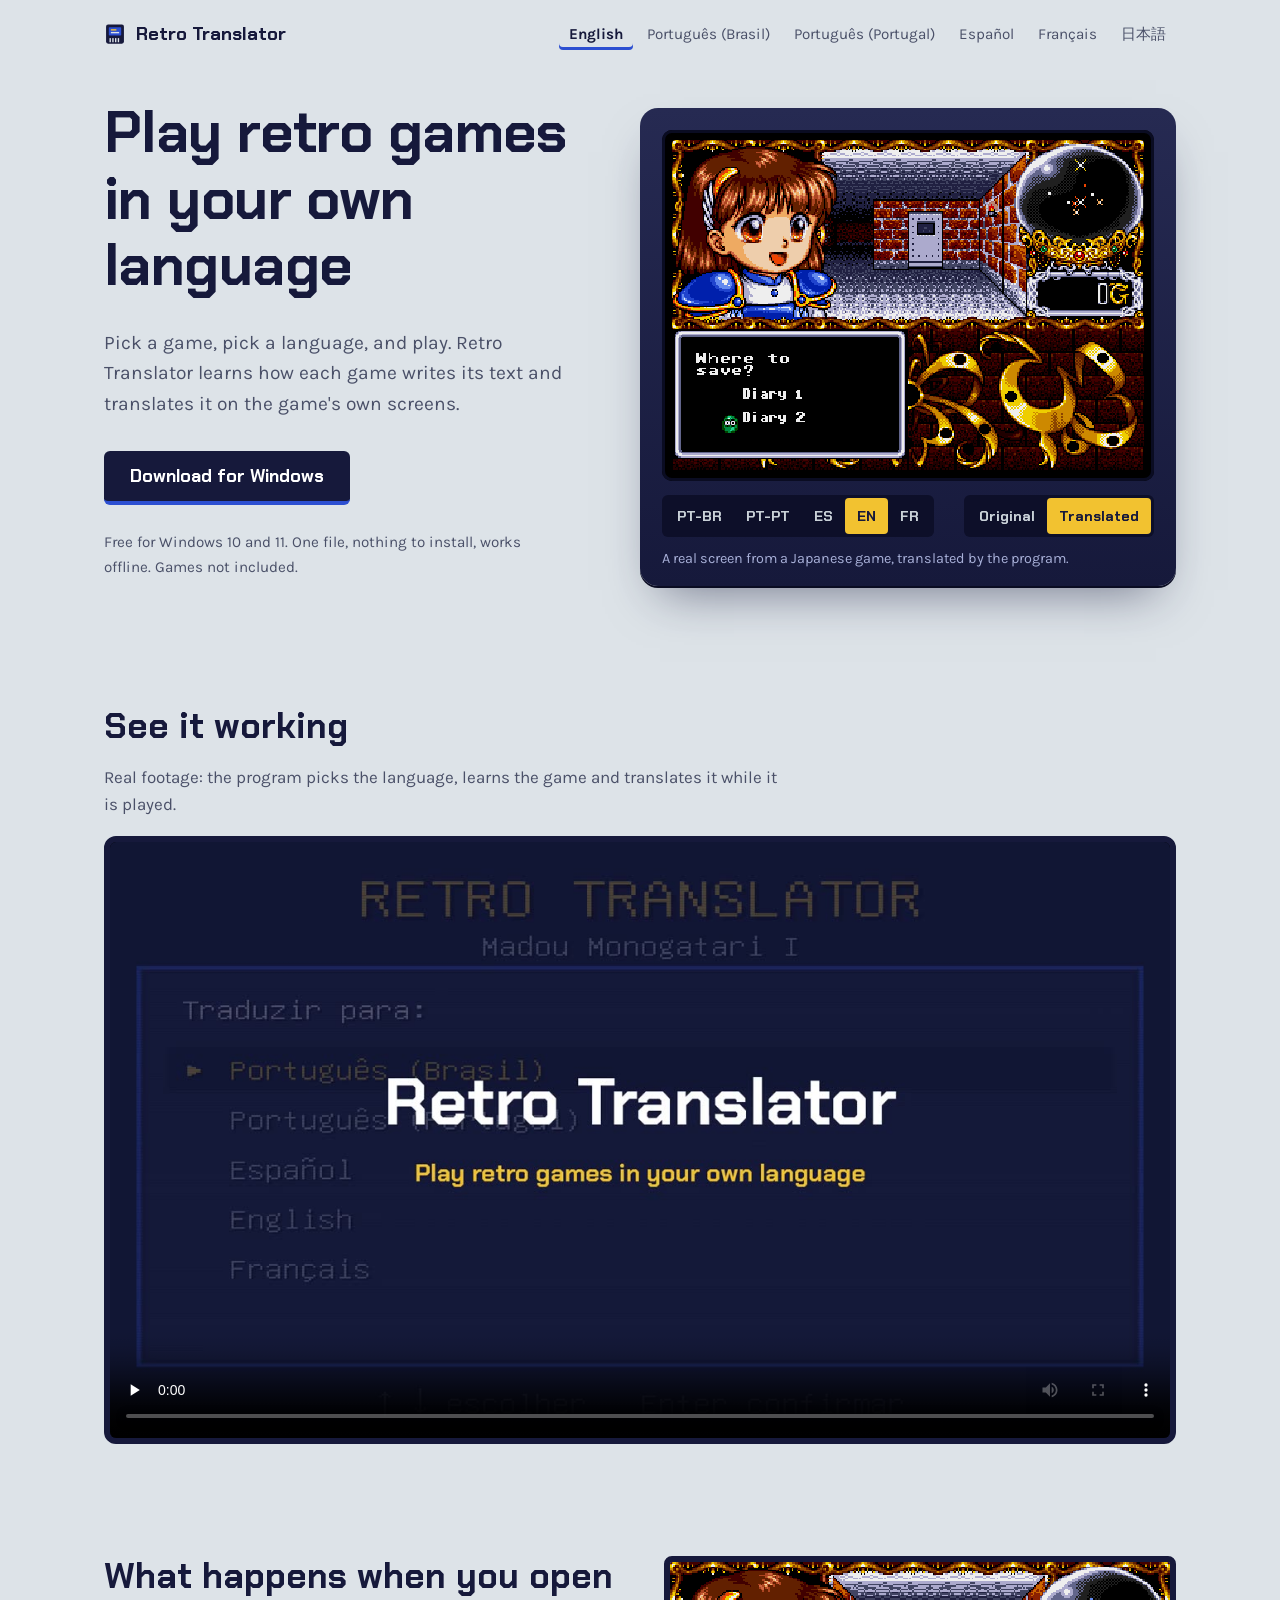
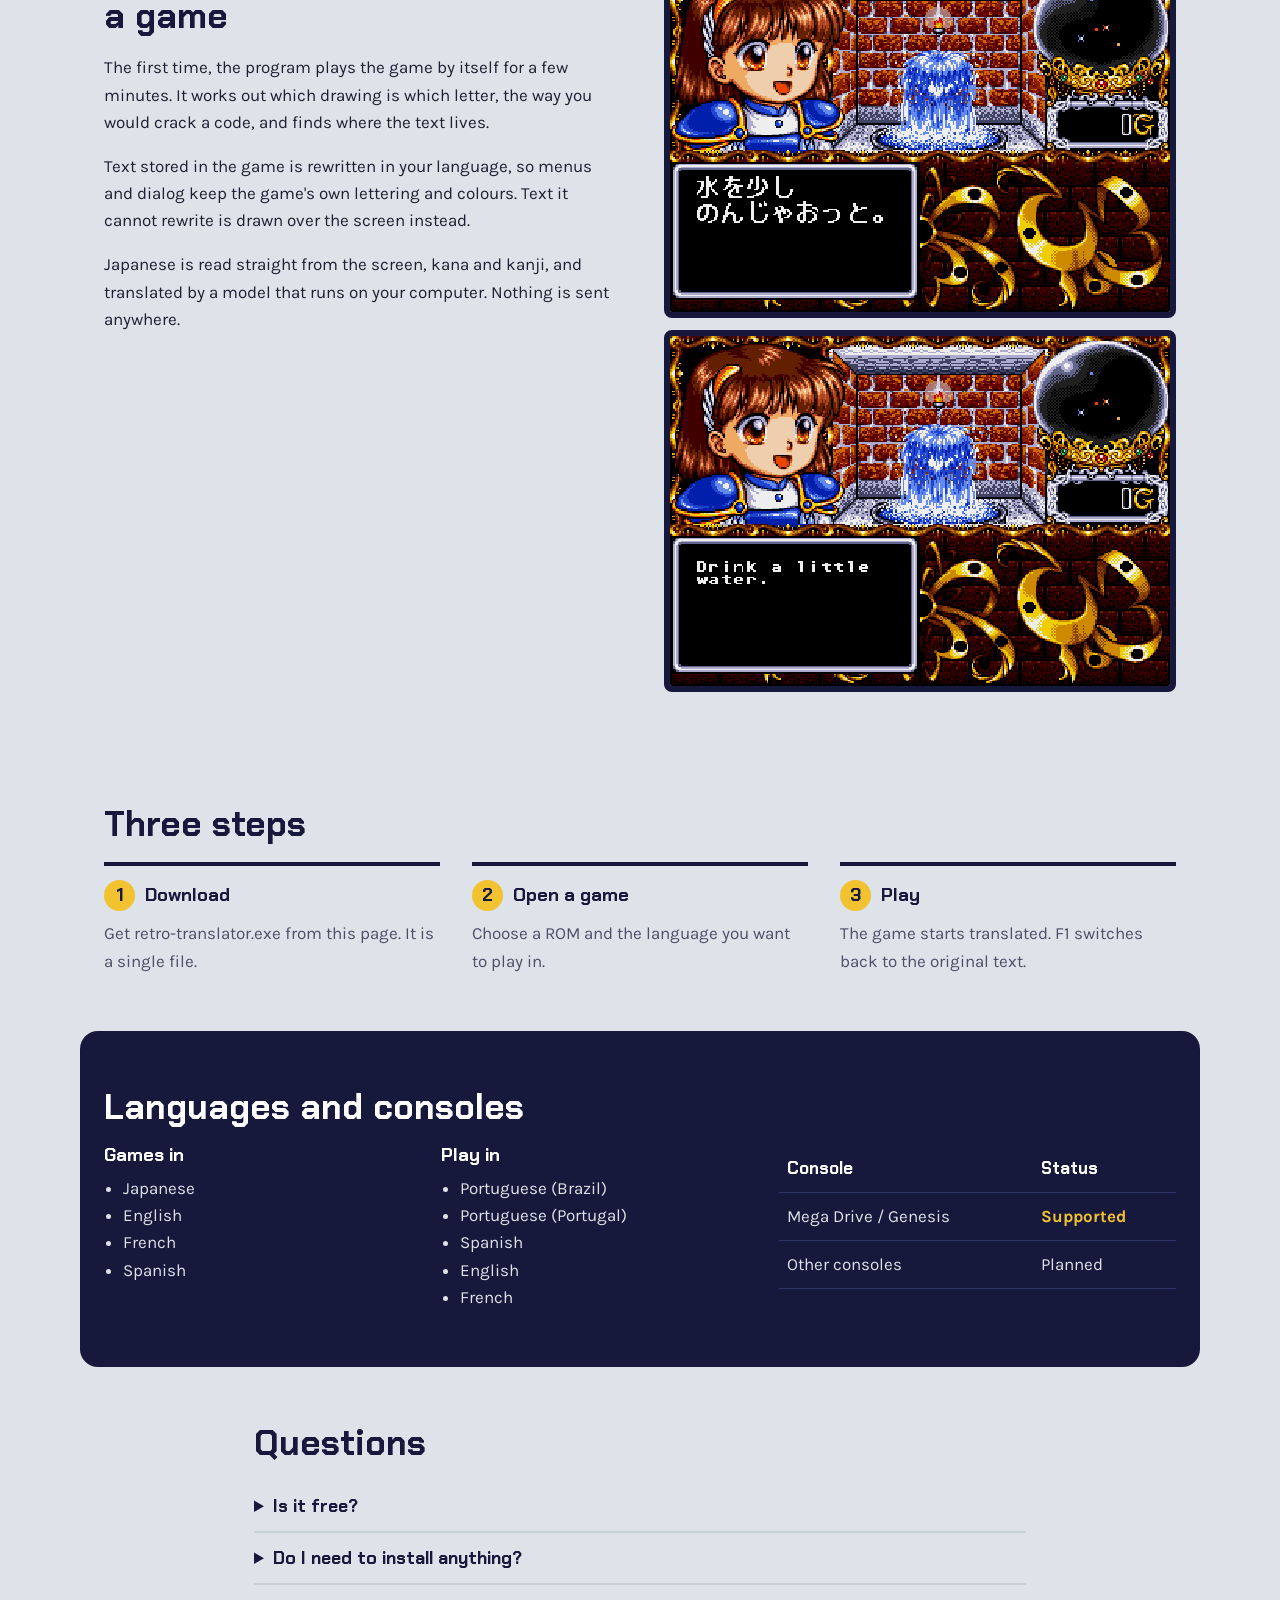
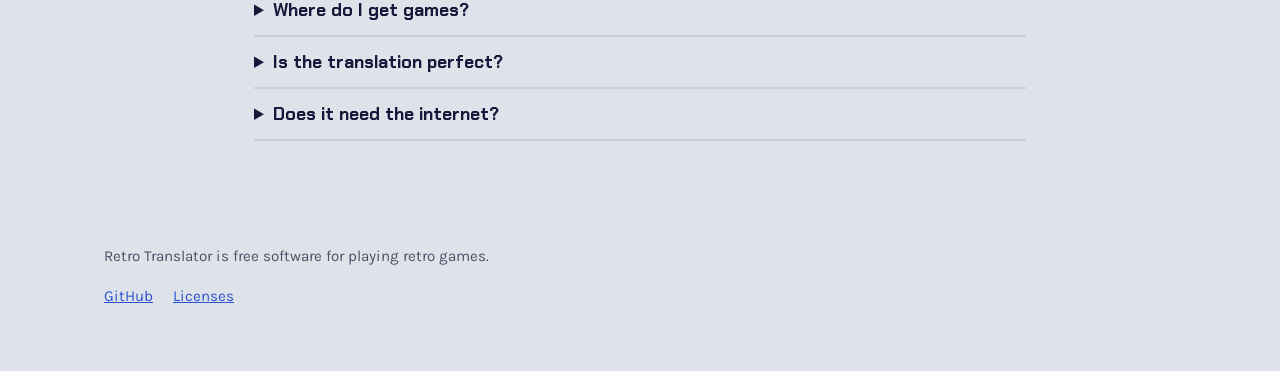
<file: index.html>
<!doctype html>
<html lang="en">
<head>
<meta charset="utf-8">
<meta name="viewport" content="width=device-width, initial-scale=1">
<title>Retro Translator: play retro games translated into your language</title>
<meta name="description" content="Free Windows program that translates Mega Drive / Genesis games while you play. Japanese, English, French and Spanish games into English, Portuguese, Spanish or French. Offline and portable.">
<link rel="canonical" href="https://leofeitosa.github.io/retro-translator/">
<link rel="alternate" hreflang="en" href="https://leofeitosa.github.io/retro-translator/">
<link rel="alternate" hreflang="pt-BR" href="https://leofeitosa.github.io/retro-translator/pt/">
<link rel="alternate" hreflang="pt-PT" href="https://leofeitosa.github.io/retro-translator/pt-pt/">
<link rel="alternate" hreflang="es" href="https://leofeitosa.github.io/retro-translator/es/">
<link rel="alternate" hreflang="fr" href="https://leofeitosa.github.io/retro-translator/fr/">
<link rel="alternate" hreflang="ja" href="https://leofeitosa.github.io/retro-translator/ja/">
<link rel="alternate" hreflang="x-default" href="https://leofeitosa.github.io/retro-translator/">
<meta property="og:type" content="website">
<meta property="og:site_name" content="Retro Translator">
<meta property="og:locale" content="en_US">
<meta property="og:title" content="Retro Translator: play retro games translated into your language">
<meta property="og:description" content="Free Windows program that translates Mega Drive / Genesis games while you play. Japanese, English, French and Spanish games into English, Portuguese, Spanish or French. Offline and portable.">
<meta property="og:url" content="https://leofeitosa.github.io/retro-translator/">
<meta property="og:image" content="https://leofeitosa.github.io/retro-translator/assets/share.png">
<meta property="og:image:width" content="1200"><meta property="og:image:height" content="840">
<meta name="twitter:card" content="summary_large_image">
<meta name="theme-color" content="#16193b">
<link rel="icon" href="assets/icon.svg" type="image/svg+xml">
<link rel="preconnect" href="https://fonts.googleapis.com"><link rel="preconnect" href="https://fonts.gstatic.com" crossorigin>
<link href="https://fonts.googleapis.com/css2?family=Chakra+Petch:wght@500;700&family=Karla:wght@400;500;700&display=swap" rel="stylesheet">
<link rel="stylesheet" href="assets/site.css">
<link rel="preload" as="image" href="assets/save-en.png">
<script type="application/ld+json">[{"@context": "https://schema.org", "@type": "SoftwareApplication", "name": "Retro Translator", "operatingSystem": "Windows 10, Windows 11", "applicationCategory": "GameApplication", "description": "Free Windows program that translates Mega Drive / Genesis games while you play. Japanese, English, French and Spanish games into English, Portuguese, Spanish or French. Offline and portable.", "inLanguage": "en", "url": "https://leofeitosa.github.io/retro-translator/", "downloadUrl": "https://github.com/LeoFeitosa/retro-translator/releases/latest/download/retro-translator.exe", "image": "https://leofeitosa.github.io/retro-translator/assets/share.png", "offers": {"@type": "Offer", "price": "0", "priceCurrency": "USD"}}, {"@context": "https://schema.org", "@type": "FAQPage", "inLanguage": "en", "mainEntity": [{"@type": "Question", "name": "Is it free?", "acceptedAnswer": {"@type": "Answer", "text": "Yes. It cannot be sold: the emulator it uses does not allow commercial use."}}, {"@type": "Question", "name": "Do I need to install anything?", "acceptedAnswer": {"@type": "Answer", "text": "No. Download one file and open it. A new version cleans up after the old one by itself."}}, {"@type": "Question", "name": "Where do I get games?", "acceptedAnswer": {"@type": "Answer", "text": "Games are not included. Use copies of games you own."}}, {"@type": "Question", "name": "Is the translation perfect?", "acceptedAnswer": {"@type": "Answer", "text": "Most text reads well; some comes out literal or wrong, and text drawn as pictures, like logos, stays as it is."}}, {"@type": "Question", "name": "Does it need the internet?", "acceptedAnswer": {"@type": "Answer", "text": "No. Everything runs on your own computer, on the CPU."}}]}, {"@context": "https://schema.org", "@type": "VideoObject", "name": "Retro Translator: See it working", "description": "Real footage: the program picks the language, learns the game and translates it while it is played.", "inLanguage": "en", "uploadDate": "2026-11-25", "thumbnailUrl": "https://leofeitosa.github.io/retro-translator/assets/video/poster-en.jpg", "contentUrl": "https://leofeitosa.github.io/retro-translator/assets/video/retro-translator-en.mp4"}]</script>
<script>(function(){try{if(localStorage.getItem("rt-lang"))return}catch(e){}
var l=navigator.languages||[navigator.language||""];
for(var i=0;i<l.length;i++){var x=l[i].toLowerCase(),b=x.slice(0,2);if(b==="en")return;
if(x==="pt-pt"){location.replace("pt-pt/");return}if(["pt","es","fr","ja"].indexOf(b)>=0){
location.replace(b+"/");return}}})()</script>
</head>
<body>
<header class="top">
<a class="mark" href="./"><img src="assets/icon.svg" alt="" width="22" height="22">Retro Translator</a>
<nav class="langs" aria-label="Language"><a href="" hreflang="en" lang="en" aria-current="page">English</a><a href="pt/" hreflang="pt-BR" lang="pt-BR">Português (Brasil)</a><a href="pt-pt/" hreflang="pt-PT" lang="pt-PT">Português (Portugal)</a><a href="es/" hreflang="es" lang="es">Español</a><a href="fr/" hreflang="fr" lang="fr">Français</a><a href="ja/" hreflang="ja" lang="ja">日本語</a></nav>
</header>
<main>
<section class="hero">
<div class="pitch">
<h1>Play retro games in your own language</h1>
<p class="lead">Pick a game, pick a language, and play. Retro Translator learns how each game writes its text and translates it on the game&#x27;s own screens.</p>
<a class="get" href="https://github.com/LeoFeitosa/retro-translator/releases/latest/download/retro-translator.exe">Download for Windows</a>
<p class="facts">Free for Windows 10 and 11. One file, nothing to install, works offline. Games not included.</p>
</div>
<figure class="tv" data-root="">
<div class="screen"><img id="shot" src="assets/save-en.png" width="320" height="224" alt="Japanese Mega Drive game asking where to save, translated into English"></div>
<div class="panel">
<div class="group" role="group" aria-label="Translation"><button type="button" data-shot="pt" aria-pressed="false">PT-BR</button><button type="button" data-shot="pt-PT" aria-pressed="false">PT-PT</button><button type="button" data-shot="es" aria-pressed="false">ES</button><button type="button" data-shot="en" aria-pressed="true">EN</button><button type="button" data-shot="fr" aria-pressed="false">FR</button></div>
<div class="group" role="group"><button type="button" data-view="orig" aria-pressed="false">Original</button><button type="button" data-view="trans" aria-pressed="true">Translated</button></div>
</div>
<figcaption>A real screen from a Japanese game, translated by the program.</figcaption>
</figure>
</section>
<section class="video"><h2>See it working</h2><p>Real footage: the program picks the language, learns the game and translates it while it is played.</p>
<video controls preload="none" playsinline width="1920" height="1080" poster="assets/video/poster-en.jpg">
<source src="assets/video/retro-translator-en.mp4" type="video/mp4"></video></section>
<section class="how">
<div class="text"><h2>What happens when you open a game</h2><p>The first time, the program plays the game by itself for a few minutes. It works out which drawing is which letter, the way you would crack a code, and finds where the text lives.</p><p>Text stored in the game is rewritten in your language, so menus and dialog keep the game&#x27;s own lettering and colours. Text it cannot rewrite is drawn over the screen instead.</p><p>Japanese is read straight from the screen, kana and kanji, and translated by a model that runs on your computer. Nothing is sent anywhere.</p></div>
<div class="pair">
<img src="assets/talk-ja.png" width="320" height="224" loading="lazy" alt="Original">
<img src="assets/talk-en.png" width="320" height="224" loading="lazy" alt="Dialog of a Japanese Mega Drive game translated into English">
</div>
</section>
<section class="steps"><h2>Three steps</h2><ol><li><h3>Download</h3><p>Get retro-translator.exe from this page. It is a single file.</p></li><li><h3>Open a game</h3><p>Choose a ROM and the language you want to play in.</p></li><li><h3>Play</h3><p>The game starts translated. F1 switches back to the original text.</p></li></ol></section>
<section class="support">
<h2>Languages and consoles</h2>
<div class="cols">
<div><h3>Games in</h3><ul><li>Japanese</li><li>English</li><li>French</li><li>Spanish</li></ul></div>
<div><h3>Play in</h3><ul><li>Portuguese (Brazil)</li><li>Portuguese (Portugal)</li><li>Spanish</li><li>English</li><li>French</li></ul></div>
<table><thead><tr><th>Console</th><th>Status</th></tr></thead>
<tbody><tr><td>Mega Drive / Genesis</td><td class="on">Supported</td></tr><tr><td>Other consoles</td><td>Planned</td></tr></tbody></table>
</div>
</section>
<section class="faq"><h2>Questions</h2><details><summary>Is it free?</summary><p>Yes. It cannot be sold: the emulator it uses does not allow commercial use.</p></details><details><summary>Do I need to install anything?</summary><p>No. Download one file and open it. A new version cleans up after the old one by itself.</p></details><details><summary>Where do I get games?</summary><p>Games are not included. Use copies of games you own.</p></details><details><summary>Is the translation perfect?</summary><p>Most text reads well; some comes out literal or wrong, and text drawn as pictures, like logos, stays as it is.</p></details><details><summary>Does it need the internet?</summary><p>No. Everything runs on your own computer, on the CPU.</p></details></section>
</main>
<footer><p>Retro Translator is free software for playing retro games.</p><p><a href="https://github.com/LeoFeitosa/retro-translator">GitHub</a> <a href="https://github.com/LeoFeitosa/retro-translator/blob/main/THIRD_PARTY.md">Licenses</a></p></footer>
<script src="assets/site.js" defer></script>
</body>
</html>
</file>
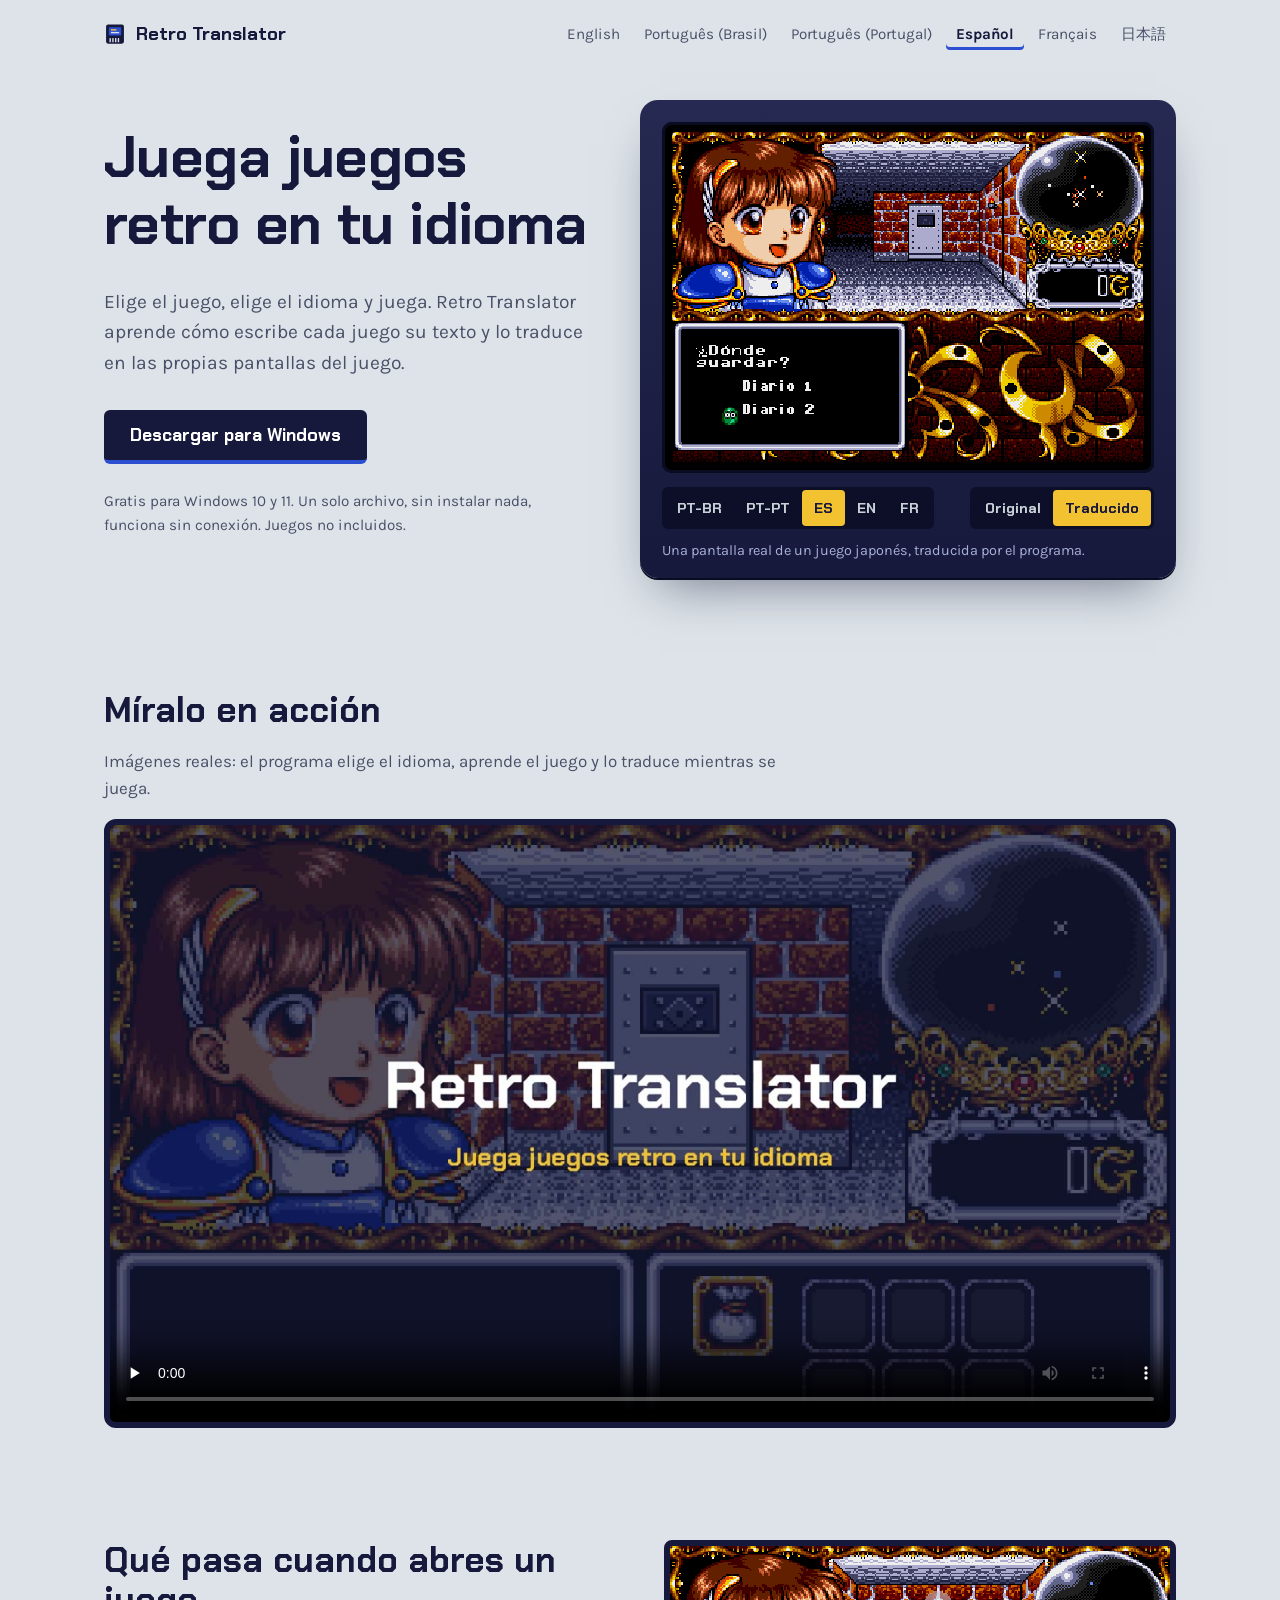
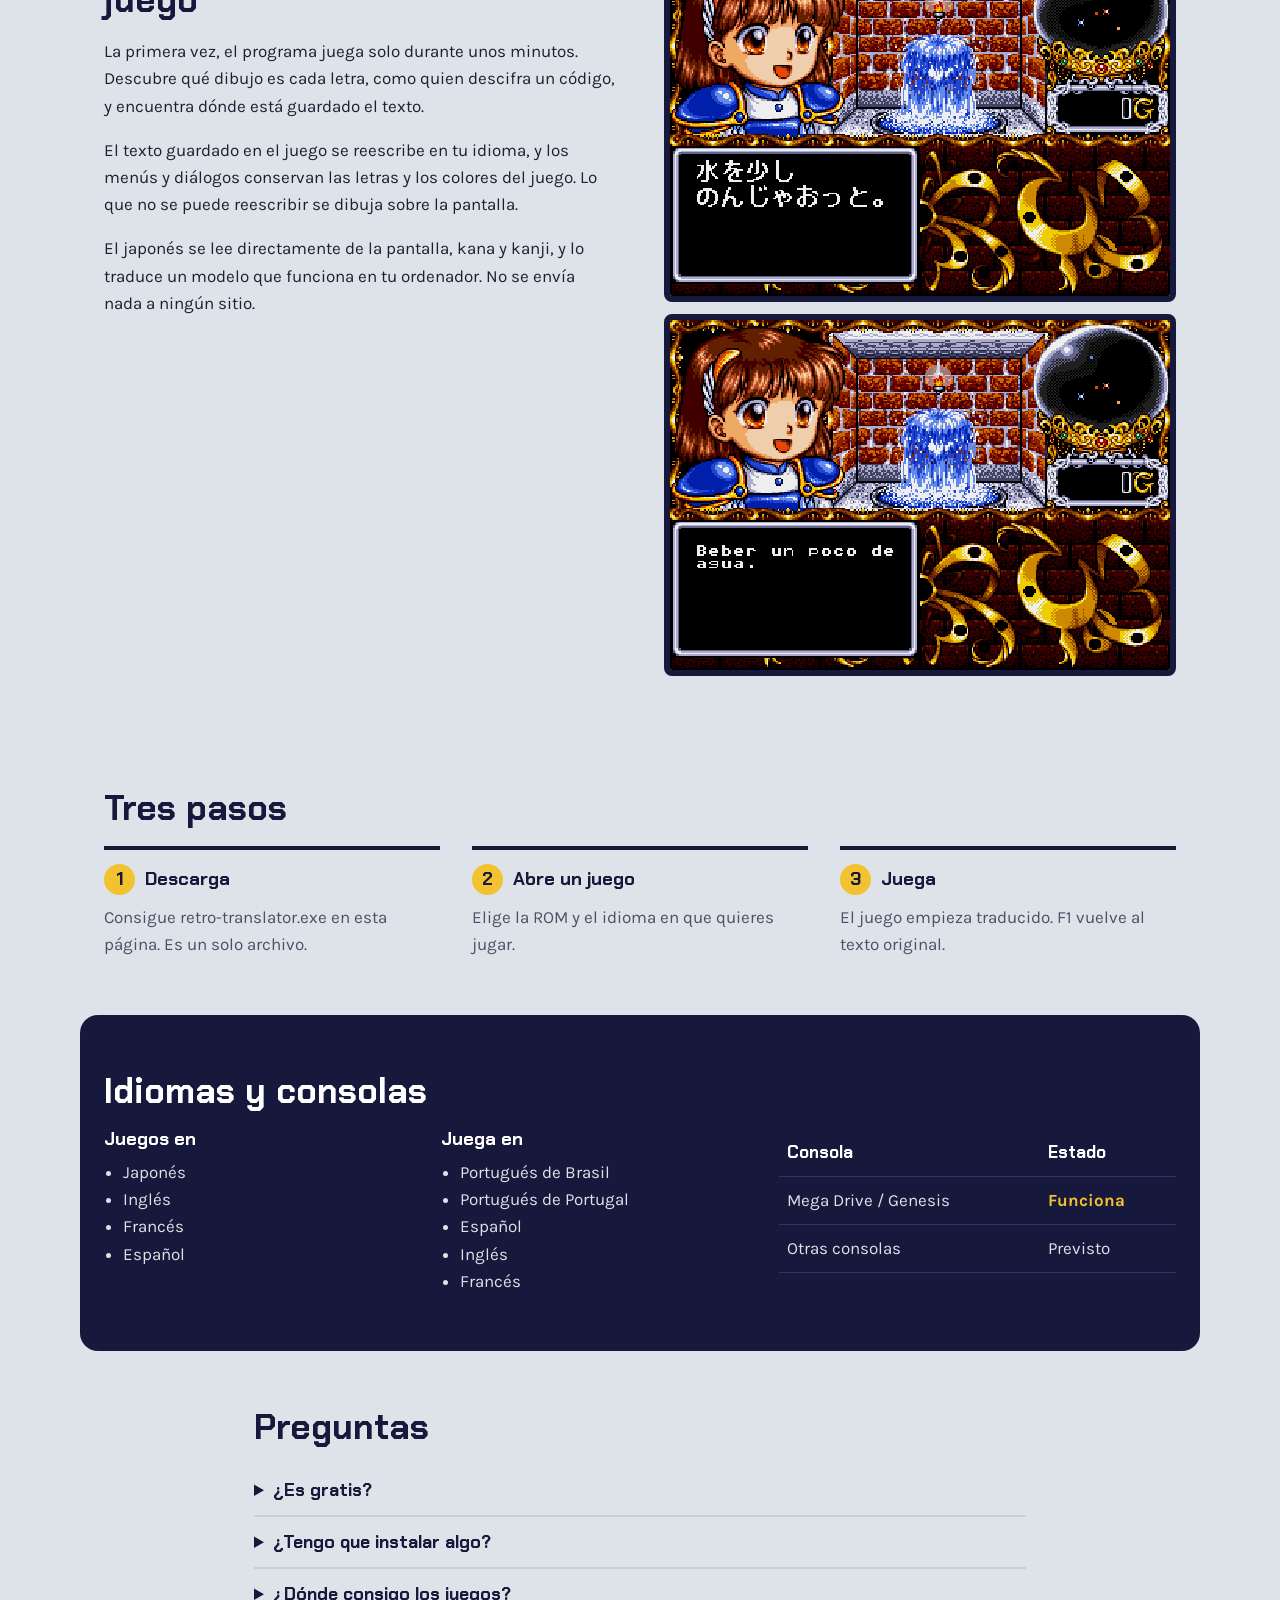
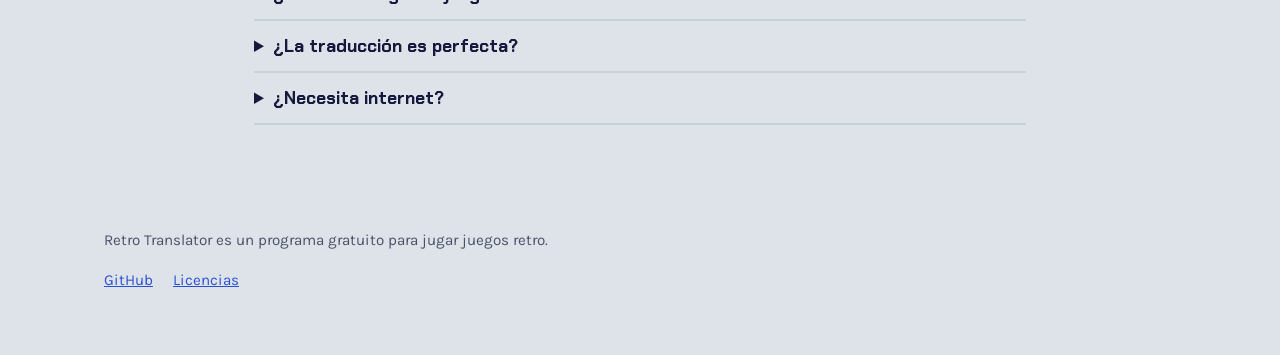
<file: es/index.html>
<!doctype html>
<html lang="es">
<head>
<meta charset="utf-8">
<meta name="viewport" content="width=device-width, initial-scale=1">
<title>Retro Translator: juega juegos retro traducidos al español</title>
<meta name="description" content="Programa gratuito para Windows que traduce juegos de Mega Drive mientras juegas. Juegos en japonés, inglés y francés al español, inglés, portugués o francés. Sin conexión y portátil.">
<link rel="canonical" href="https://leofeitosa.github.io/retro-translator/es/">
<link rel="alternate" hreflang="en" href="https://leofeitosa.github.io/retro-translator/">
<link rel="alternate" hreflang="pt-BR" href="https://leofeitosa.github.io/retro-translator/pt/">
<link rel="alternate" hreflang="pt-PT" href="https://leofeitosa.github.io/retro-translator/pt-pt/">
<link rel="alternate" hreflang="es" href="https://leofeitosa.github.io/retro-translator/es/">
<link rel="alternate" hreflang="fr" href="https://leofeitosa.github.io/retro-translator/fr/">
<link rel="alternate" hreflang="ja" href="https://leofeitosa.github.io/retro-translator/ja/">
<link rel="alternate" hreflang="x-default" href="https://leofeitosa.github.io/retro-translator/">
<meta property="og:type" content="website">
<meta property="og:site_name" content="Retro Translator">
<meta property="og:locale" content="es_ES">
<meta property="og:title" content="Retro Translator: juega juegos retro traducidos al español">
<meta property="og:description" content="Programa gratuito para Windows que traduce juegos de Mega Drive mientras juegas. Juegos en japonés, inglés y francés al español, inglés, portugués o francés. Sin conexión y portátil.">
<meta property="og:url" content="https://leofeitosa.github.io/retro-translator/es/">
<meta property="og:image" content="https://leofeitosa.github.io/retro-translator/assets/share.png">
<meta property="og:image:width" content="1200"><meta property="og:image:height" content="840">
<meta name="twitter:card" content="summary_large_image">
<meta name="theme-color" content="#16193b">
<link rel="icon" href="../assets/icon.svg" type="image/svg+xml">
<link rel="preconnect" href="https://fonts.googleapis.com"><link rel="preconnect" href="https://fonts.gstatic.com" crossorigin>
<link href="https://fonts.googleapis.com/css2?family=Chakra+Petch:wght@500;700&family=Karla:wght@400;500;700&display=swap" rel="stylesheet">
<link rel="stylesheet" href="../assets/site.css">
<link rel="preload" as="image" href="../assets/save-es.png">
<script type="application/ld+json">[{"@context": "https://schema.org", "@type": "SoftwareApplication", "name": "Retro Translator", "operatingSystem": "Windows 10, Windows 11", "applicationCategory": "GameApplication", "description": "Programa gratuito para Windows que traduce juegos de Mega Drive mientras juegas. Juegos en japonés, inglés y francés al español, inglés, portugués o francés. Sin conexión y portátil.", "inLanguage": "es", "url": "https://leofeitosa.github.io/retro-translator/es/", "downloadUrl": "https://github.com/LeoFeitosa/retro-translator/releases/latest/download/retro-translator.exe", "image": "https://leofeitosa.github.io/retro-translator/assets/share.png", "offers": {"@type": "Offer", "price": "0", "priceCurrency": "USD"}}, {"@context": "https://schema.org", "@type": "FAQPage", "inLanguage": "es", "mainEntity": [{"@type": "Question", "name": "¿Es gratis?", "acceptedAnswer": {"@type": "Answer", "text": "Sí. No se puede vender: el emulador que usa no permite el uso comercial."}}, {"@type": "Question", "name": "¿Tengo que instalar algo?", "acceptedAnswer": {"@type": "Answer", "text": "No. Descarga un archivo y ábrelo. Una versión nueva limpia sola lo que dejó la anterior."}}, {"@type": "Question", "name": "¿Dónde consigo los juegos?", "acceptedAnswer": {"@type": "Answer", "text": "Los juegos no vienen incluidos. Usa copias de juegos que tengas."}}, {"@type": "Question", "name": "¿La traducción es perfecta?", "acceptedAnswer": {"@type": "Answer", "text": "La mayor parte se lee bien; una parte sale literal o mal, y el texto dibujado como imagen, como los logotipos, se queda como está."}}, {"@type": "Question", "name": "¿Necesita internet?", "acceptedAnswer": {"@type": "Answer", "text": "No. Todo funciona en tu ordenador, en el procesador."}}]}, {"@context": "https://schema.org", "@type": "VideoObject", "name": "Retro Translator: Míralo en acción", "description": "Imágenes reales: el programa elige el idioma, aprende el juego y lo traduce mientras se juega.", "inLanguage": "es", "uploadDate": "2026-11-25", "thumbnailUrl": "https://leofeitosa.github.io/retro-translator/assets/video/poster-es.jpg", "contentUrl": "https://leofeitosa.github.io/retro-translator/assets/video/retro-translator-es.mp4"}]</script>

</head>
<body>
<header class="top">
<a class="mark" href="../"><img src="../assets/icon.svg" alt="" width="22" height="22">Retro Translator</a>
<nav class="langs" aria-label="Language"><a href="../" hreflang="en" lang="en">English</a><a href="../pt/" hreflang="pt-BR" lang="pt-BR">Português (Brasil)</a><a href="../pt-pt/" hreflang="pt-PT" lang="pt-PT">Português (Portugal)</a><a href="../es/" hreflang="es" lang="es" aria-current="page">Español</a><a href="../fr/" hreflang="fr" lang="fr">Français</a><a href="../ja/" hreflang="ja" lang="ja">日本語</a></nav>
</header>
<main>
<section class="hero">
<div class="pitch">
<h1>Juega juegos retro en tu idioma</h1>
<p class="lead">Elige el juego, elige el idioma y juega. Retro Translator aprende cómo escribe cada juego su texto y lo traduce en las propias pantallas del juego.</p>
<a class="get" href="https://github.com/LeoFeitosa/retro-translator/releases/latest/download/retro-translator.exe">Descargar para Windows</a>
<p class="facts">Gratis para Windows 10 y 11. Un solo archivo, sin instalar nada, funciona sin conexión. Juegos no incluidos.</p>
</div>
<figure class="tv" data-root="../">
<div class="screen"><img id="shot" src="../assets/save-es.png" width="320" height="224" alt="Juego japonés de Mega Drive preguntando dónde guardar, traducido al Español"></div>
<div class="panel">
<div class="group" role="group" aria-label="Traducción"><button type="button" data-shot="pt" aria-pressed="false">PT-BR</button><button type="button" data-shot="pt-PT" aria-pressed="false">PT-PT</button><button type="button" data-shot="es" aria-pressed="true">ES</button><button type="button" data-shot="en" aria-pressed="false">EN</button><button type="button" data-shot="fr" aria-pressed="false">FR</button></div>
<div class="group" role="group"><button type="button" data-view="orig" aria-pressed="false">Original</button><button type="button" data-view="trans" aria-pressed="true">Traducido</button></div>
</div>
<figcaption>Una pantalla real de un juego japonés, traducida por el programa.</figcaption>
</figure>
</section>
<section class="video"><h2>Míralo en acción</h2><p>Imágenes reales: el programa elige el idioma, aprende el juego y lo traduce mientras se juega.</p>
<video controls preload="none" playsinline width="1920" height="1080" poster="../assets/video/poster-es.jpg">
<source src="../assets/video/retro-translator-es.mp4" type="video/mp4"></video></section>
<section class="how">
<div class="text"><h2>Qué pasa cuando abres un juego</h2><p>La primera vez, el programa juega solo durante unos minutos. Descubre qué dibujo es cada letra, como quien descifra un código, y encuentra dónde está guardado el texto.</p><p>El texto guardado en el juego se reescribe en tu idioma, y los menús y diálogos conservan las letras y los colores del juego. Lo que no se puede reescribir se dibuja sobre la pantalla.</p><p>El japonés se lee directamente de la pantalla, kana y kanji, y lo traduce un modelo que funciona en tu ordenador. No se envía nada a ningún sitio.</p></div>
<div class="pair">
<img src="../assets/talk-ja.png" width="320" height="224" loading="lazy" alt="Original">
<img src="../assets/talk-es.png" width="320" height="224" loading="lazy" alt="Diálogo de un juego japonés de Mega Drive traducido al Español">
</div>
</section>
<section class="steps"><h2>Tres pasos</h2><ol><li><h3>Descarga</h3><p>Consigue retro-translator.exe en esta página. Es un solo archivo.</p></li><li><h3>Abre un juego</h3><p>Elige la ROM y el idioma en que quieres jugar.</p></li><li><h3>Juega</h3><p>El juego empieza traducido. F1 vuelve al texto original.</p></li></ol></section>
<section class="support">
<h2>Idiomas y consolas</h2>
<div class="cols">
<div><h3>Juegos en</h3><ul><li>Japonés</li><li>Inglés</li><li>Francés</li><li>Español</li></ul></div>
<div><h3>Juega en</h3><ul><li>Portugués de Brasil</li><li>Portugués de Portugal</li><li>Español</li><li>Inglés</li><li>Francés</li></ul></div>
<table><thead><tr><th>Consola</th><th>Estado</th></tr></thead>
<tbody><tr><td>Mega Drive / Genesis</td><td class="on">Funciona</td></tr><tr><td>Otras consolas</td><td>Previsto</td></tr></tbody></table>
</div>
</section>
<section class="faq"><h2>Preguntas</h2><details><summary>¿Es gratis?</summary><p>Sí. No se puede vender: el emulador que usa no permite el uso comercial.</p></details><details><summary>¿Tengo que instalar algo?</summary><p>No. Descarga un archivo y ábrelo. Una versión nueva limpia sola lo que dejó la anterior.</p></details><details><summary>¿Dónde consigo los juegos?</summary><p>Los juegos no vienen incluidos. Usa copias de juegos que tengas.</p></details><details><summary>¿La traducción es perfecta?</summary><p>La mayor parte se lee bien; una parte sale literal o mal, y el texto dibujado como imagen, como los logotipos, se queda como está.</p></details><details><summary>¿Necesita internet?</summary><p>No. Todo funciona en tu ordenador, en el procesador.</p></details></section>
</main>
<footer><p>Retro Translator es un programa gratuito para jugar juegos retro.</p><p><a href="https://github.com/LeoFeitosa/retro-translator">GitHub</a> <a href="https://github.com/LeoFeitosa/retro-translator/blob/main/THIRD_PARTY.md">Licencias</a></p></footer>
<script src="../assets/site.js" defer></script>
</body>
</html>
</file>
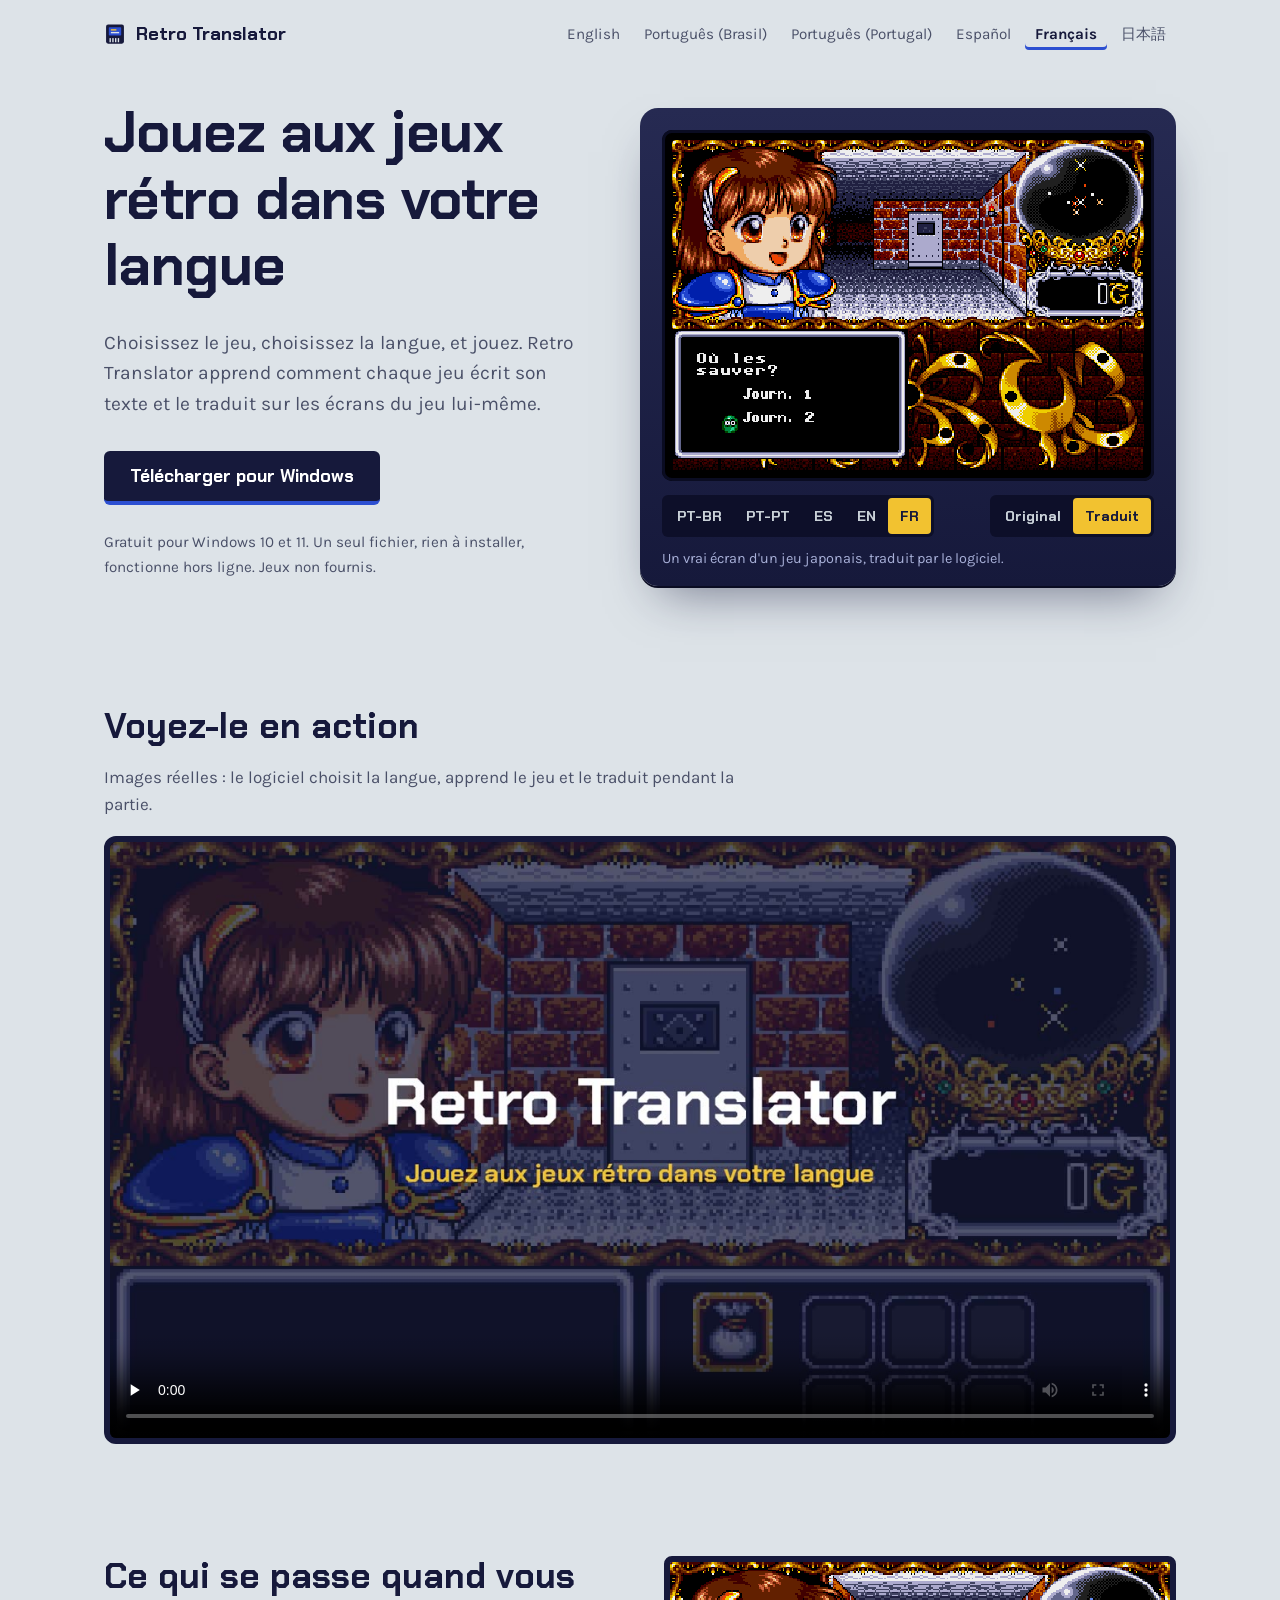
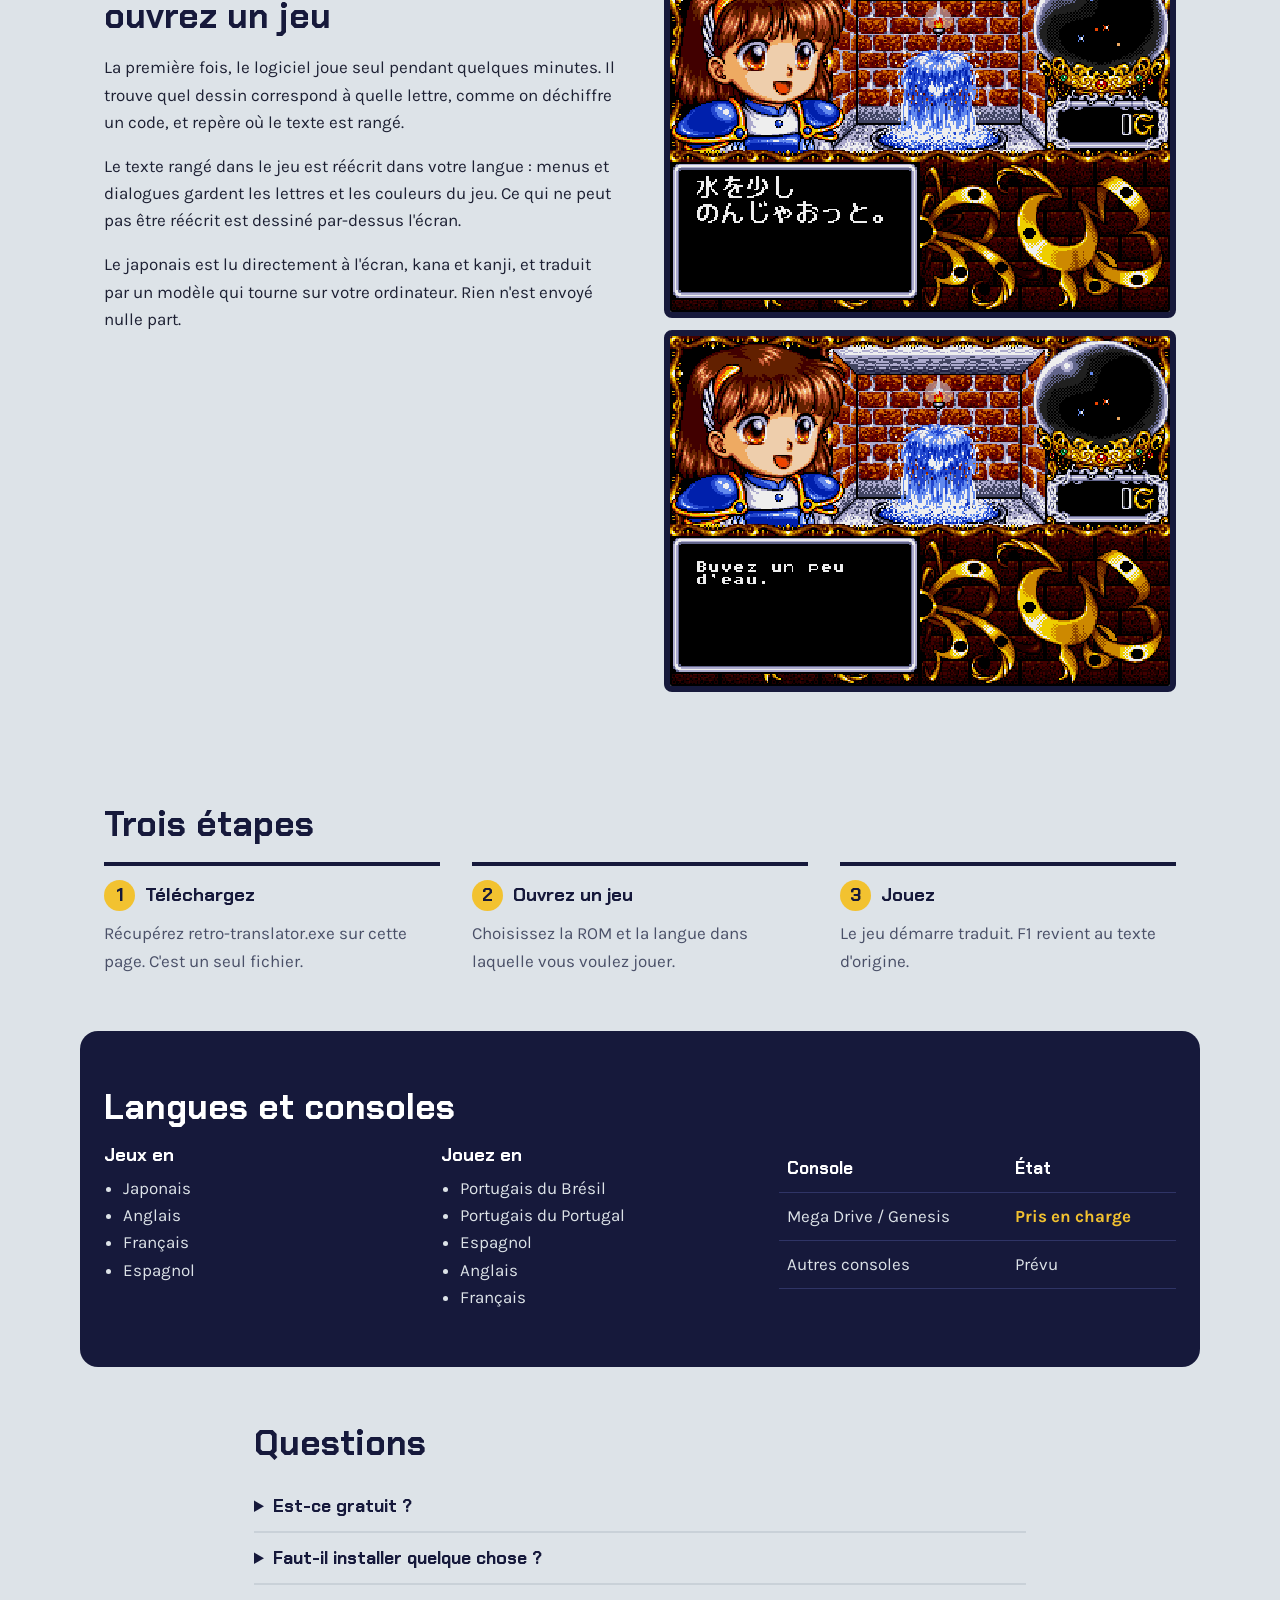
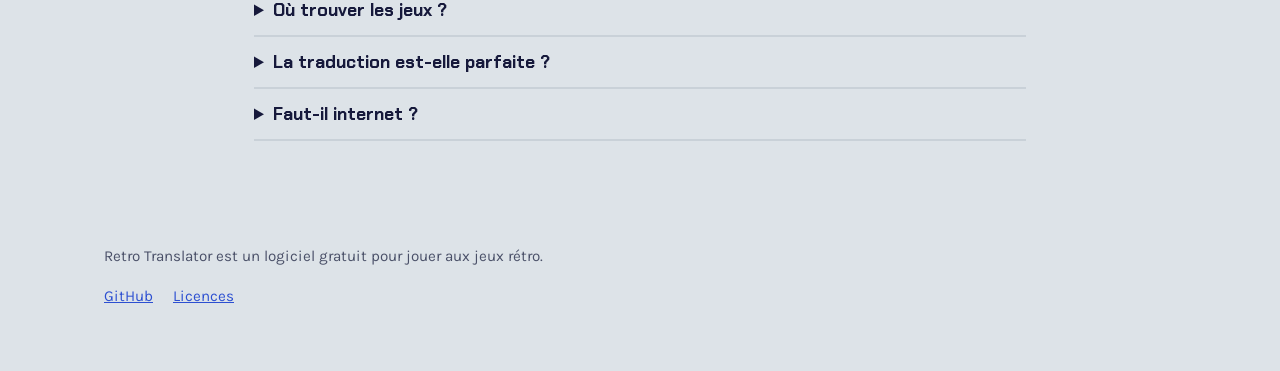
<file: fr/index.html>
<!doctype html>
<html lang="fr">
<head>
<meta charset="utf-8">
<meta name="viewport" content="width=device-width, initial-scale=1">
<title>Retro Translator : jouez aux jeux rétro traduits en français</title>
<meta name="description" content="Logiciel gratuit pour Windows qui traduit les jeux Mega Drive pendant que vous jouez. Jeux en japonais, anglais et espagnol en français, anglais, espagnol ou portugais. Hors ligne et portable.">
<link rel="canonical" href="https://leofeitosa.github.io/retro-translator/fr/">
<link rel="alternate" hreflang="en" href="https://leofeitosa.github.io/retro-translator/">
<link rel="alternate" hreflang="pt-BR" href="https://leofeitosa.github.io/retro-translator/pt/">
<link rel="alternate" hreflang="pt-PT" href="https://leofeitosa.github.io/retro-translator/pt-pt/">
<link rel="alternate" hreflang="es" href="https://leofeitosa.github.io/retro-translator/es/">
<link rel="alternate" hreflang="fr" href="https://leofeitosa.github.io/retro-translator/fr/">
<link rel="alternate" hreflang="ja" href="https://leofeitosa.github.io/retro-translator/ja/">
<link rel="alternate" hreflang="x-default" href="https://leofeitosa.github.io/retro-translator/">
<meta property="og:type" content="website">
<meta property="og:site_name" content="Retro Translator">
<meta property="og:locale" content="fr_FR">
<meta property="og:title" content="Retro Translator : jouez aux jeux rétro traduits en français">
<meta property="og:description" content="Logiciel gratuit pour Windows qui traduit les jeux Mega Drive pendant que vous jouez. Jeux en japonais, anglais et espagnol en français, anglais, espagnol ou portugais. Hors ligne et portable.">
<meta property="og:url" content="https://leofeitosa.github.io/retro-translator/fr/">
<meta property="og:image" content="https://leofeitosa.github.io/retro-translator/assets/share.png">
<meta property="og:image:width" content="1200"><meta property="og:image:height" content="840">
<meta name="twitter:card" content="summary_large_image">
<meta name="theme-color" content="#16193b">
<link rel="icon" href="../assets/icon.svg" type="image/svg+xml">
<link rel="preconnect" href="https://fonts.googleapis.com"><link rel="preconnect" href="https://fonts.gstatic.com" crossorigin>
<link href="https://fonts.googleapis.com/css2?family=Chakra+Petch:wght@500;700&family=Karla:wght@400;500;700&display=swap" rel="stylesheet">
<link rel="stylesheet" href="../assets/site.css">
<link rel="preload" as="image" href="../assets/save-fr.png">
<script type="application/ld+json">[{"@context": "https://schema.org", "@type": "SoftwareApplication", "name": "Retro Translator", "operatingSystem": "Windows 10, Windows 11", "applicationCategory": "GameApplication", "description": "Logiciel gratuit pour Windows qui traduit les jeux Mega Drive pendant que vous jouez. Jeux en japonais, anglais et espagnol en français, anglais, espagnol ou portugais. Hors ligne et portable.", "inLanguage": "fr", "url": "https://leofeitosa.github.io/retro-translator/fr/", "downloadUrl": "https://github.com/LeoFeitosa/retro-translator/releases/latest/download/retro-translator.exe", "image": "https://leofeitosa.github.io/retro-translator/assets/share.png", "offers": {"@type": "Offer", "price": "0", "priceCurrency": "USD"}}, {"@context": "https://schema.org", "@type": "FAQPage", "inLanguage": "fr", "mainEntity": [{"@type": "Question", "name": "Est-ce gratuit ?", "acceptedAnswer": {"@type": "Answer", "text": "Oui. Il ne peut pas être vendu : l'émulateur utilisé interdit l'usage commercial."}}, {"@type": "Question", "name": "Faut-il installer quelque chose ?", "acceptedAnswer": {"@type": "Answer", "text": "Non. Téléchargez un fichier et ouvrez-le. Une nouvelle version nettoie seule ce que l'ancienne a laissé."}}, {"@type": "Question", "name": "Où trouver les jeux ?", "acceptedAnswer": {"@type": "Answer", "text": "Les jeux ne sont pas fournis. Utilisez des copies de jeux que vous possédez."}}, {"@type": "Question", "name": "La traduction est-elle parfaite ?", "acceptedAnswer": {"@type": "Answer", "text": "La plupart du texte se lit bien ; une partie sort littérale ou fausse, et le texte dessiné comme une image, comme les logos, reste tel quel."}}, {"@type": "Question", "name": "Faut-il internet ?", "acceptedAnswer": {"@type": "Answer", "text": "Non. Tout tourne sur votre ordinateur, sur le processeur."}}]}, {"@context": "https://schema.org", "@type": "VideoObject", "name": "Retro Translator: Voyez-le en action", "description": "Images réelles : le logiciel choisit la langue, apprend le jeu et le traduit pendant la partie.", "inLanguage": "fr", "uploadDate": "2026-11-25", "thumbnailUrl": "https://leofeitosa.github.io/retro-translator/assets/video/poster-fr.jpg", "contentUrl": "https://leofeitosa.github.io/retro-translator/assets/video/retro-translator-fr.mp4"}]</script>

</head>
<body>
<header class="top">
<a class="mark" href="../"><img src="../assets/icon.svg" alt="" width="22" height="22">Retro Translator</a>
<nav class="langs" aria-label="Language"><a href="../" hreflang="en" lang="en">English</a><a href="../pt/" hreflang="pt-BR" lang="pt-BR">Português (Brasil)</a><a href="../pt-pt/" hreflang="pt-PT" lang="pt-PT">Português (Portugal)</a><a href="../es/" hreflang="es" lang="es">Español</a><a href="../fr/" hreflang="fr" lang="fr" aria-current="page">Français</a><a href="../ja/" hreflang="ja" lang="ja">日本語</a></nav>
</header>
<main>
<section class="hero">
<div class="pitch">
<h1>Jouez aux jeux rétro dans votre langue</h1>
<p class="lead">Choisissez le jeu, choisissez la langue, et jouez. Retro Translator apprend comment chaque jeu écrit son texte et le traduit sur les écrans du jeu lui-même.</p>
<a class="get" href="https://github.com/LeoFeitosa/retro-translator/releases/latest/download/retro-translator.exe">Télécharger pour Windows</a>
<p class="facts">Gratuit pour Windows 10 et 11. Un seul fichier, rien à installer, fonctionne hors ligne. Jeux non fournis.</p>
</div>
<figure class="tv" data-root="../">
<div class="screen"><img id="shot" src="../assets/save-fr.png" width="320" height="224" alt="Jeu japonais Mega Drive demandant où sauvegarder, traduit en Français"></div>
<div class="panel">
<div class="group" role="group" aria-label="Traduction"><button type="button" data-shot="pt" aria-pressed="false">PT-BR</button><button type="button" data-shot="pt-PT" aria-pressed="false">PT-PT</button><button type="button" data-shot="es" aria-pressed="false">ES</button><button type="button" data-shot="en" aria-pressed="false">EN</button><button type="button" data-shot="fr" aria-pressed="true">FR</button></div>
<div class="group" role="group"><button type="button" data-view="orig" aria-pressed="false">Original</button><button type="button" data-view="trans" aria-pressed="true">Traduit</button></div>
</div>
<figcaption>Un vrai écran d&#x27;un jeu japonais, traduit par le logiciel.</figcaption>
</figure>
</section>
<section class="video"><h2>Voyez-le en action</h2><p>Images réelles : le logiciel choisit la langue, apprend le jeu et le traduit pendant la partie.</p>
<video controls preload="none" playsinline width="1920" height="1080" poster="../assets/video/poster-fr.jpg">
<source src="../assets/video/retro-translator-fr.mp4" type="video/mp4"></video></section>
<section class="how">
<div class="text"><h2>Ce qui se passe quand vous ouvrez un jeu</h2><p>La première fois, le logiciel joue seul pendant quelques minutes. Il trouve quel dessin correspond à quelle lettre, comme on déchiffre un code, et repère où le texte est rangé.</p><p>Le texte rangé dans le jeu est réécrit dans votre langue : menus et dialogues gardent les lettres et les couleurs du jeu. Ce qui ne peut pas être réécrit est dessiné par-dessus l&#x27;écran.</p><p>Le japonais est lu directement à l&#x27;écran, kana et kanji, et traduit par un modèle qui tourne sur votre ordinateur. Rien n&#x27;est envoyé nulle part.</p></div>
<div class="pair">
<img src="../assets/talk-ja.png" width="320" height="224" loading="lazy" alt="Original">
<img src="../assets/talk-fr.png" width="320" height="224" loading="lazy" alt="Dialogue d&#x27;un jeu japonais Mega Drive traduit en Français">
</div>
</section>
<section class="steps"><h2>Trois étapes</h2><ol><li><h3>Téléchargez</h3><p>Récupérez retro-translator.exe sur cette page. C&#x27;est un seul fichier.</p></li><li><h3>Ouvrez un jeu</h3><p>Choisissez la ROM et la langue dans laquelle vous voulez jouer.</p></li><li><h3>Jouez</h3><p>Le jeu démarre traduit. F1 revient au texte d&#x27;origine.</p></li></ol></section>
<section class="support">
<h2>Langues et consoles</h2>
<div class="cols">
<div><h3>Jeux en</h3><ul><li>Japonais</li><li>Anglais</li><li>Français</li><li>Espagnol</li></ul></div>
<div><h3>Jouez en</h3><ul><li>Portugais du Brésil</li><li>Portugais du Portugal</li><li>Espagnol</li><li>Anglais</li><li>Français</li></ul></div>
<table><thead><tr><th>Console</th><th>État</th></tr></thead>
<tbody><tr><td>Mega Drive / Genesis</td><td class="on">Pris en charge</td></tr><tr><td>Autres consoles</td><td>Prévu</td></tr></tbody></table>
</div>
</section>
<section class="faq"><h2>Questions</h2><details><summary>Est-ce gratuit ?</summary><p>Oui. Il ne peut pas être vendu : l&#x27;émulateur utilisé interdit l&#x27;usage commercial.</p></details><details><summary>Faut-il installer quelque chose ?</summary><p>Non. Téléchargez un fichier et ouvrez-le. Une nouvelle version nettoie seule ce que l&#x27;ancienne a laissé.</p></details><details><summary>Où trouver les jeux ?</summary><p>Les jeux ne sont pas fournis. Utilisez des copies de jeux que vous possédez.</p></details><details><summary>La traduction est-elle parfaite ?</summary><p>La plupart du texte se lit bien ; une partie sort littérale ou fausse, et le texte dessiné comme une image, comme les logos, reste tel quel.</p></details><details><summary>Faut-il internet ?</summary><p>Non. Tout tourne sur votre ordinateur, sur le processeur.</p></details></section>
</main>
<footer><p>Retro Translator est un logiciel gratuit pour jouer aux jeux rétro.</p><p><a href="https://github.com/LeoFeitosa/retro-translator">GitHub</a> <a href="https://github.com/LeoFeitosa/retro-translator/blob/main/THIRD_PARTY.md">Licences</a></p></footer>
<script src="../assets/site.js" defer></script>
</body>
</html>
</file>
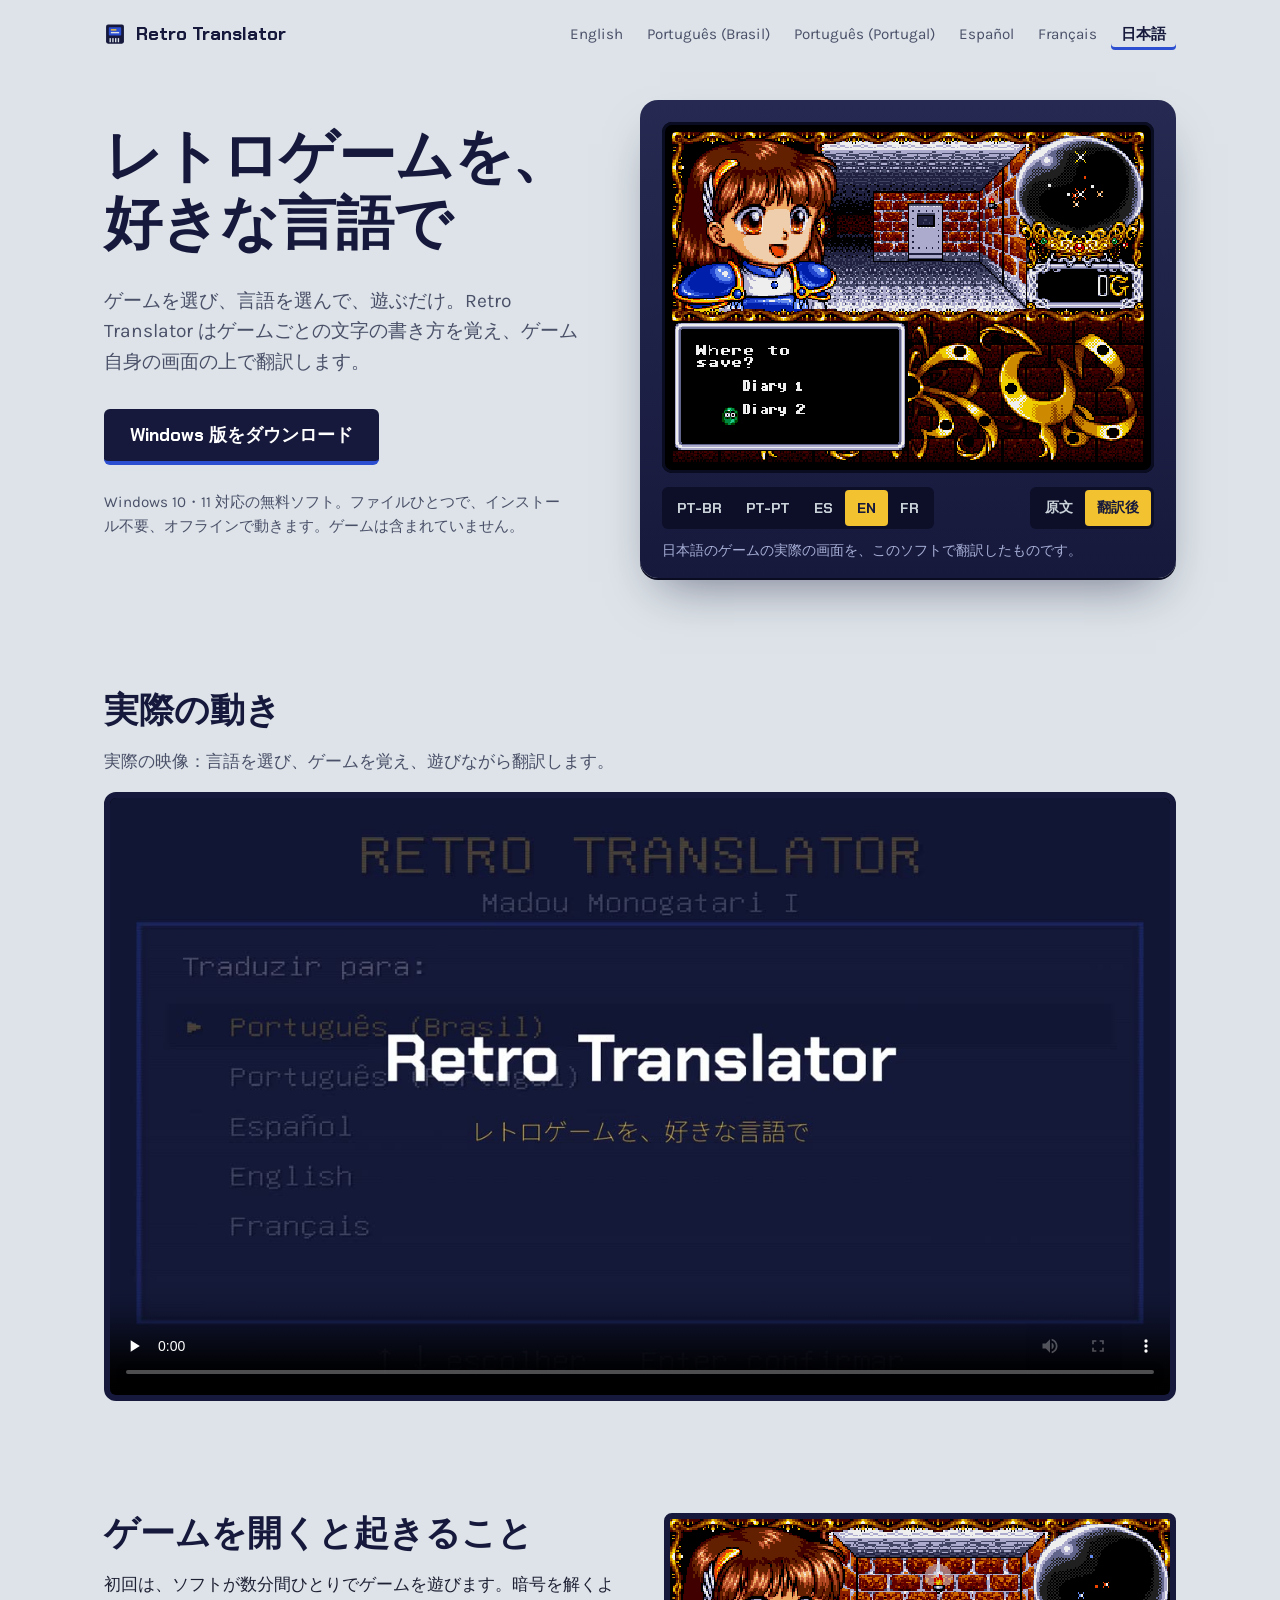
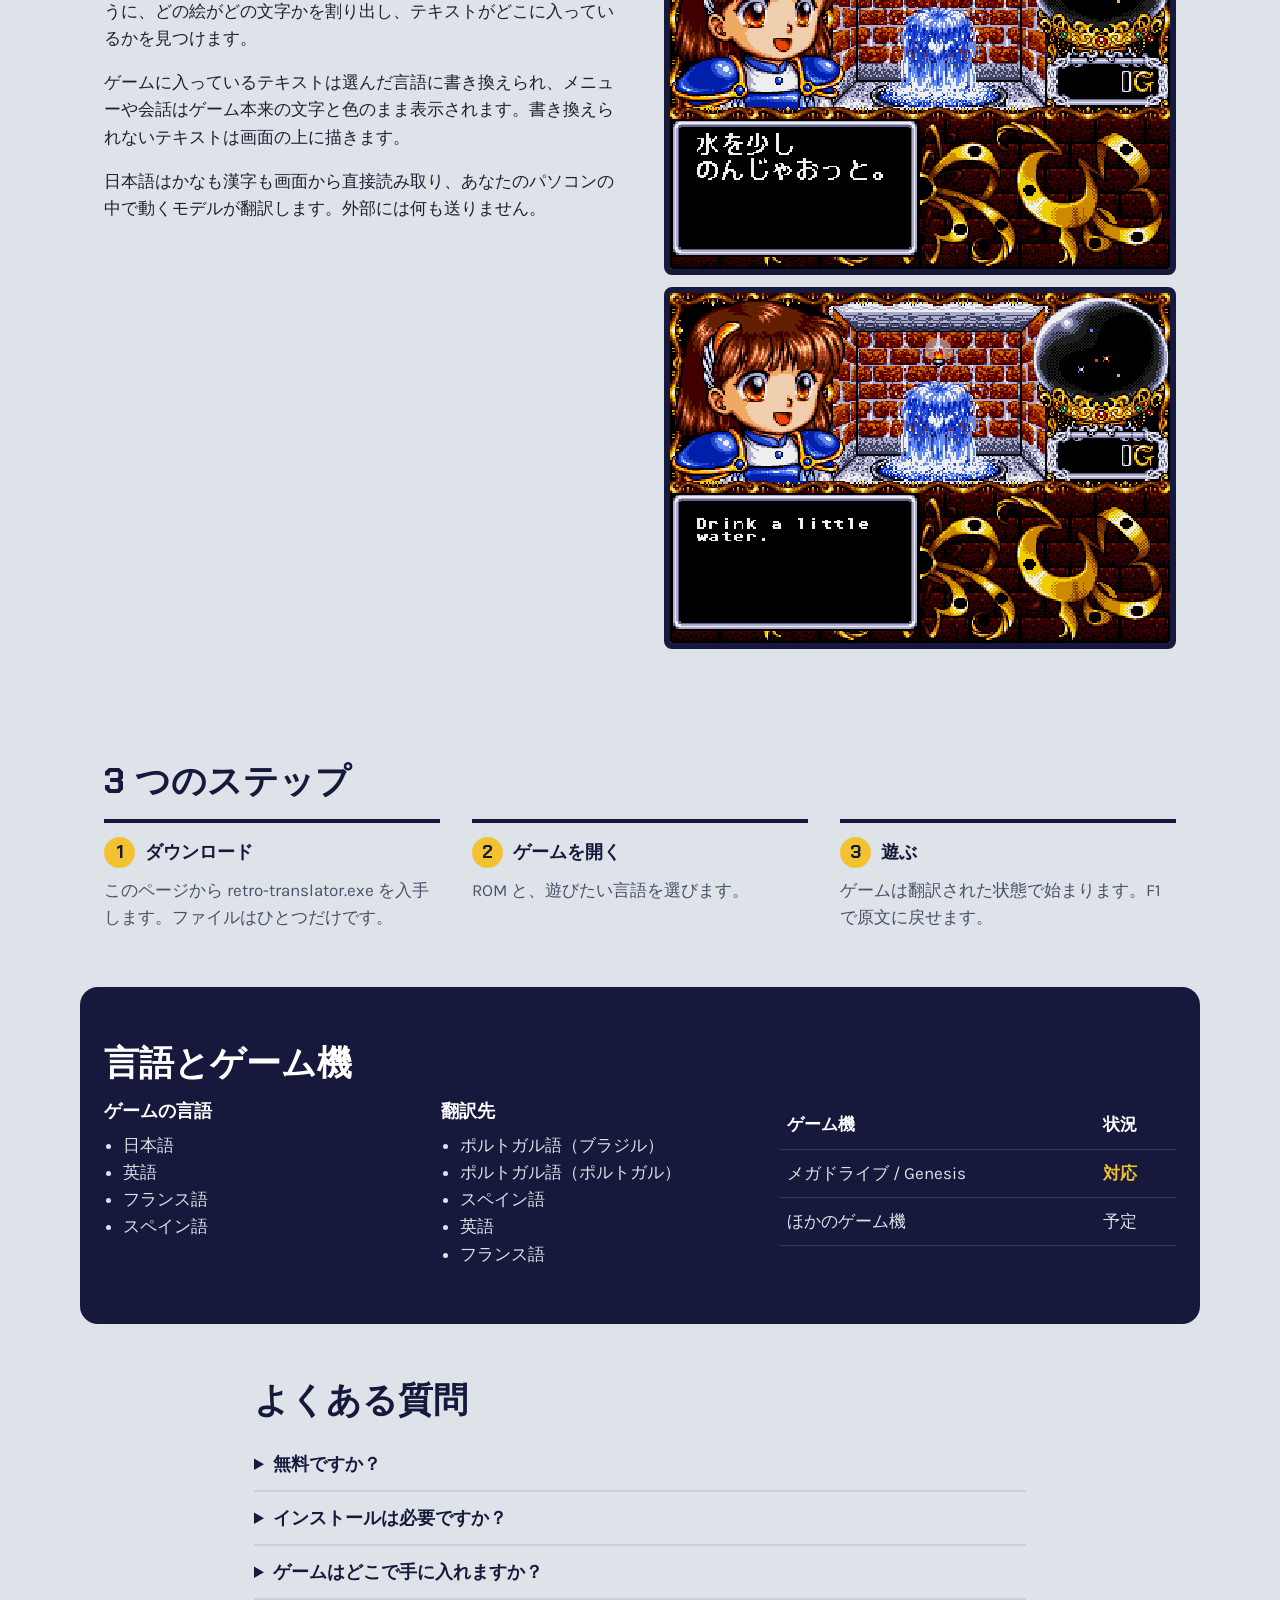
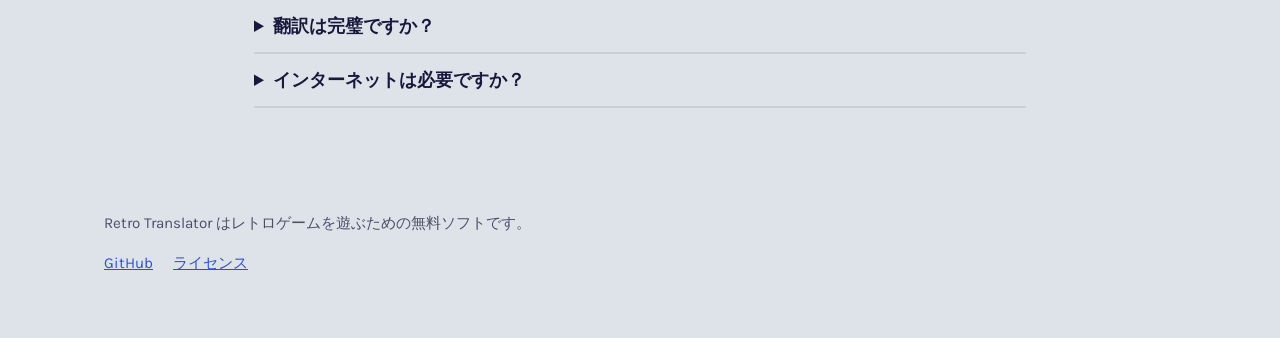
<file: ja/index.html>
<!doctype html>
<html lang="ja">
<head>
<meta charset="utf-8">
<meta name="viewport" content="width=device-width, initial-scale=1">
<title>Retro Translator：レトロゲームをあなたの言語で遊ぶ</title>
<meta name="description" content="メガドライブのゲームをプレイしながら翻訳する、Windows 用の無料ソフト。日本語のゲームを英語・ポルトガル語・スペイン語・フランス語に。オフラインで動き、インストール不要。">
<link rel="canonical" href="https://leofeitosa.github.io/retro-translator/ja/">
<link rel="alternate" hreflang="en" href="https://leofeitosa.github.io/retro-translator/">
<link rel="alternate" hreflang="pt-BR" href="https://leofeitosa.github.io/retro-translator/pt/">
<link rel="alternate" hreflang="pt-PT" href="https://leofeitosa.github.io/retro-translator/pt-pt/">
<link rel="alternate" hreflang="es" href="https://leofeitosa.github.io/retro-translator/es/">
<link rel="alternate" hreflang="fr" href="https://leofeitosa.github.io/retro-translator/fr/">
<link rel="alternate" hreflang="ja" href="https://leofeitosa.github.io/retro-translator/ja/">
<link rel="alternate" hreflang="x-default" href="https://leofeitosa.github.io/retro-translator/">
<meta property="og:type" content="website">
<meta property="og:site_name" content="Retro Translator">
<meta property="og:locale" content="ja_JP">
<meta property="og:title" content="Retro Translator：レトロゲームをあなたの言語で遊ぶ">
<meta property="og:description" content="メガドライブのゲームをプレイしながら翻訳する、Windows 用の無料ソフト。日本語のゲームを英語・ポルトガル語・スペイン語・フランス語に。オフラインで動き、インストール不要。">
<meta property="og:url" content="https://leofeitosa.github.io/retro-translator/ja/">
<meta property="og:image" content="https://leofeitosa.github.io/retro-translator/assets/share.png">
<meta property="og:image:width" content="1200"><meta property="og:image:height" content="840">
<meta name="twitter:card" content="summary_large_image">
<meta name="theme-color" content="#16193b">
<link rel="icon" href="../assets/icon.svg" type="image/svg+xml">
<link rel="preconnect" href="https://fonts.googleapis.com"><link rel="preconnect" href="https://fonts.gstatic.com" crossorigin>
<link href="https://fonts.googleapis.com/css2?family=Chakra+Petch:wght@500;700&family=Karla:wght@400;500;700&display=swap" rel="stylesheet">
<link rel="stylesheet" href="../assets/site.css">
<link rel="preload" as="image" href="../assets/save-en.png">
<script type="application/ld+json">[{"@context": "https://schema.org", "@type": "SoftwareApplication", "name": "Retro Translator", "operatingSystem": "Windows 10, Windows 11", "applicationCategory": "GameApplication", "description": "メガドライブのゲームをプレイしながら翻訳する、Windows 用の無料ソフト。日本語のゲームを英語・ポルトガル語・スペイン語・フランス語に。オフラインで動き、インストール不要。", "inLanguage": "ja", "url": "https://leofeitosa.github.io/retro-translator/ja/", "downloadUrl": "https://github.com/LeoFeitosa/retro-translator/releases/latest/download/retro-translator.exe", "image": "https://leofeitosa.github.io/retro-translator/assets/share.png", "offers": {"@type": "Offer", "price": "0", "priceCurrency": "USD"}}, {"@context": "https://schema.org", "@type": "FAQPage", "inLanguage": "ja", "mainEntity": [{"@type": "Question", "name": "無料ですか？", "acceptedAnswer": {"@type": "Answer", "text": "はい。販売はできません。使用しているエミュレーターが商用利用を認めていないためです。"}}, {"@type": "Question", "name": "インストールは必要ですか？", "acceptedAnswer": {"@type": "Answer", "text": "いいえ。ファイルをひとつダウンロードして開くだけです。新しい版は古い版のデータを自動で片づけます。"}}, {"@type": "Question", "name": "ゲームはどこで手に入れますか？", "acceptedAnswer": {"@type": "Answer", "text": "ゲームは含まれていません。お持ちのゲームのコピーを使ってください。"}}, {"@type": "Question", "name": "翻訳は完璧ですか？", "acceptedAnswer": {"@type": "Answer", "text": "ほとんどは自然に読めますが、直訳や誤訳もあります。ロゴのように絵で描かれた文字はそのままです。"}}, {"@type": "Question", "name": "インターネットは必要ですか？", "acceptedAnswer": {"@type": "Answer", "text": "いいえ。すべてあなたのパソコンの CPU で動きます。"}}]}, {"@context": "https://schema.org", "@type": "VideoObject", "name": "Retro Translator: 実際の動き", "description": "実際の映像：言語を選び、ゲームを覚え、遊びながら翻訳します。", "inLanguage": "ja", "uploadDate": "2026-11-25", "thumbnailUrl": "https://leofeitosa.github.io/retro-translator/assets/video/poster-ja.jpg", "contentUrl": "https://leofeitosa.github.io/retro-translator/assets/video/retro-translator-ja.mp4"}]</script>

</head>
<body>
<header class="top">
<a class="mark" href="../"><img src="../assets/icon.svg" alt="" width="22" height="22">Retro Translator</a>
<nav class="langs" aria-label="Language"><a href="../" hreflang="en" lang="en">English</a><a href="../pt/" hreflang="pt-BR" lang="pt-BR">Português (Brasil)</a><a href="../pt-pt/" hreflang="pt-PT" lang="pt-PT">Português (Portugal)</a><a href="../es/" hreflang="es" lang="es">Español</a><a href="../fr/" hreflang="fr" lang="fr">Français</a><a href="../ja/" hreflang="ja" lang="ja" aria-current="page">日本語</a></nav>
</header>
<main>
<section class="hero">
<div class="pitch">
<h1>レトロゲームを、好きな言語で</h1>
<p class="lead">ゲームを選び、言語を選んで、遊ぶだけ。Retro Translator はゲームごとの文字の書き方を覚え、ゲーム自身の画面の上で翻訳します。</p>
<a class="get" href="https://github.com/LeoFeitosa/retro-translator/releases/latest/download/retro-translator.exe">Windows 版をダウンロード</a>
<p class="facts">Windows 10・11 対応の無料ソフト。ファイルひとつで、インストール不要、オフラインで動きます。ゲームは含まれていません。</p>
</div>
<figure class="tv" data-root="../">
<div class="screen"><img id="shot" src="../assets/save-en.png" width="320" height="224" alt="セーブ先をたずねる日本語のメガドライブのゲーム（英語に翻訳）"></div>
<div class="panel">
<div class="group" role="group" aria-label="翻訳"><button type="button" data-shot="pt" aria-pressed="false">PT-BR</button><button type="button" data-shot="pt-PT" aria-pressed="false">PT-PT</button><button type="button" data-shot="es" aria-pressed="false">ES</button><button type="button" data-shot="en" aria-pressed="true">EN</button><button type="button" data-shot="fr" aria-pressed="false">FR</button></div>
<div class="group" role="group"><button type="button" data-view="orig" aria-pressed="false">原文</button><button type="button" data-view="trans" aria-pressed="true">翻訳後</button></div>
</div>
<figcaption>日本語のゲームの実際の画面を、このソフトで翻訳したものです。</figcaption>
</figure>
</section>
<section class="video"><h2>実際の動き</h2><p>実際の映像：言語を選び、ゲームを覚え、遊びながら翻訳します。</p>
<video controls preload="none" playsinline width="1920" height="1080" poster="../assets/video/poster-ja.jpg">
<source src="../assets/video/retro-translator-ja.mp4" type="video/mp4"></video></section>
<section class="how">
<div class="text"><h2>ゲームを開くと起きること</h2><p>初回は、ソフトが数分間ひとりでゲームを遊びます。暗号を解くように、どの絵がどの文字かを割り出し、テキストがどこに入っているかを見つけます。</p><p>ゲームに入っているテキストは選んだ言語に書き換えられ、メニューや会話はゲーム本来の文字と色のまま表示されます。書き換えられないテキストは画面の上に描きます。</p><p>日本語はかなも漢字も画面から直接読み取り、あなたのパソコンの中で動くモデルが翻訳します。外部には何も送りません。</p></div>
<div class="pair">
<img src="../assets/talk-ja.png" width="320" height="224" loading="lazy" alt="原文">
<img src="../assets/talk-en.png" width="320" height="224" loading="lazy" alt="日本語のメガドライブのゲームの会話（英語に翻訳）">
</div>
</section>
<section class="steps"><h2>3 つのステップ</h2><ol><li><h3>ダウンロード</h3><p>このページから retro-translator.exe を入手します。ファイルはひとつだけです。</p></li><li><h3>ゲームを開く</h3><p>ROM と、遊びたい言語を選びます。</p></li><li><h3>遊ぶ</h3><p>ゲームは翻訳された状態で始まります。F1 で原文に戻せます。</p></li></ol></section>
<section class="support">
<h2>言語とゲーム機</h2>
<div class="cols">
<div><h3>ゲームの言語</h3><ul><li>日本語</li><li>英語</li><li>フランス語</li><li>スペイン語</li></ul></div>
<div><h3>翻訳先</h3><ul><li>ポルトガル語（ブラジル）</li><li>ポルトガル語（ポルトガル）</li><li>スペイン語</li><li>英語</li><li>フランス語</li></ul></div>
<table><thead><tr><th>ゲーム機</th><th>状況</th></tr></thead>
<tbody><tr><td>メガドライブ / Genesis</td><td class="on">対応</td></tr><tr><td>ほかのゲーム機</td><td>予定</td></tr></tbody></table>
</div>
</section>
<section class="faq"><h2>よくある質問</h2><details><summary>無料ですか？</summary><p>はい。販売はできません。使用しているエミュレーターが商用利用を認めていないためです。</p></details><details><summary>インストールは必要ですか？</summary><p>いいえ。ファイルをひとつダウンロードして開くだけです。新しい版は古い版のデータを自動で片づけます。</p></details><details><summary>ゲームはどこで手に入れますか？</summary><p>ゲームは含まれていません。お持ちのゲームのコピーを使ってください。</p></details><details><summary>翻訳は完璧ですか？</summary><p>ほとんどは自然に読めますが、直訳や誤訳もあります。ロゴのように絵で描かれた文字はそのままです。</p></details><details><summary>インターネットは必要ですか？</summary><p>いいえ。すべてあなたのパソコンの CPU で動きます。</p></details></section>
</main>
<footer><p>Retro Translator はレトロゲームを遊ぶための無料ソフトです。</p><p><a href="https://github.com/LeoFeitosa/retro-translator">GitHub</a> <a href="https://github.com/LeoFeitosa/retro-translator/blob/main/THIRD_PARTY.md">ライセンス</a></p></footer>
<script src="../assets/site.js" defer></script>
</body>
</html>
</file>
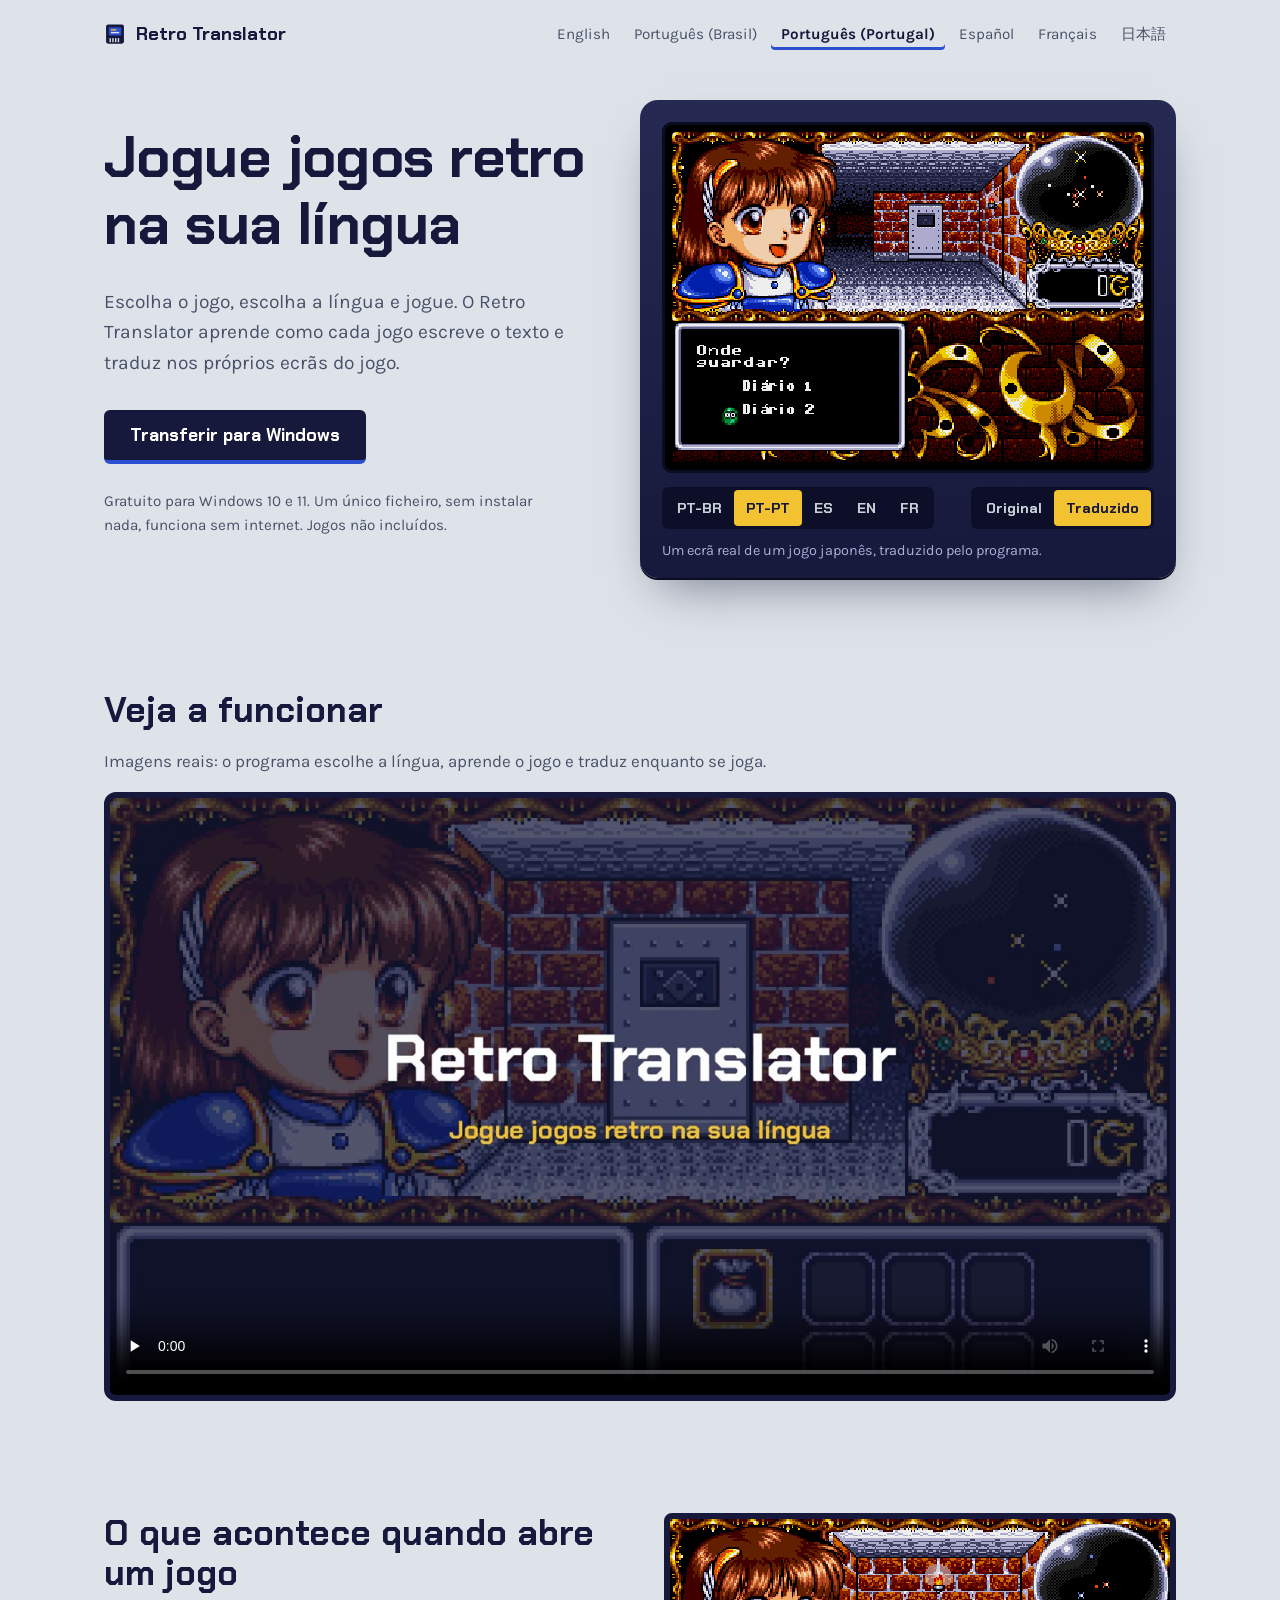
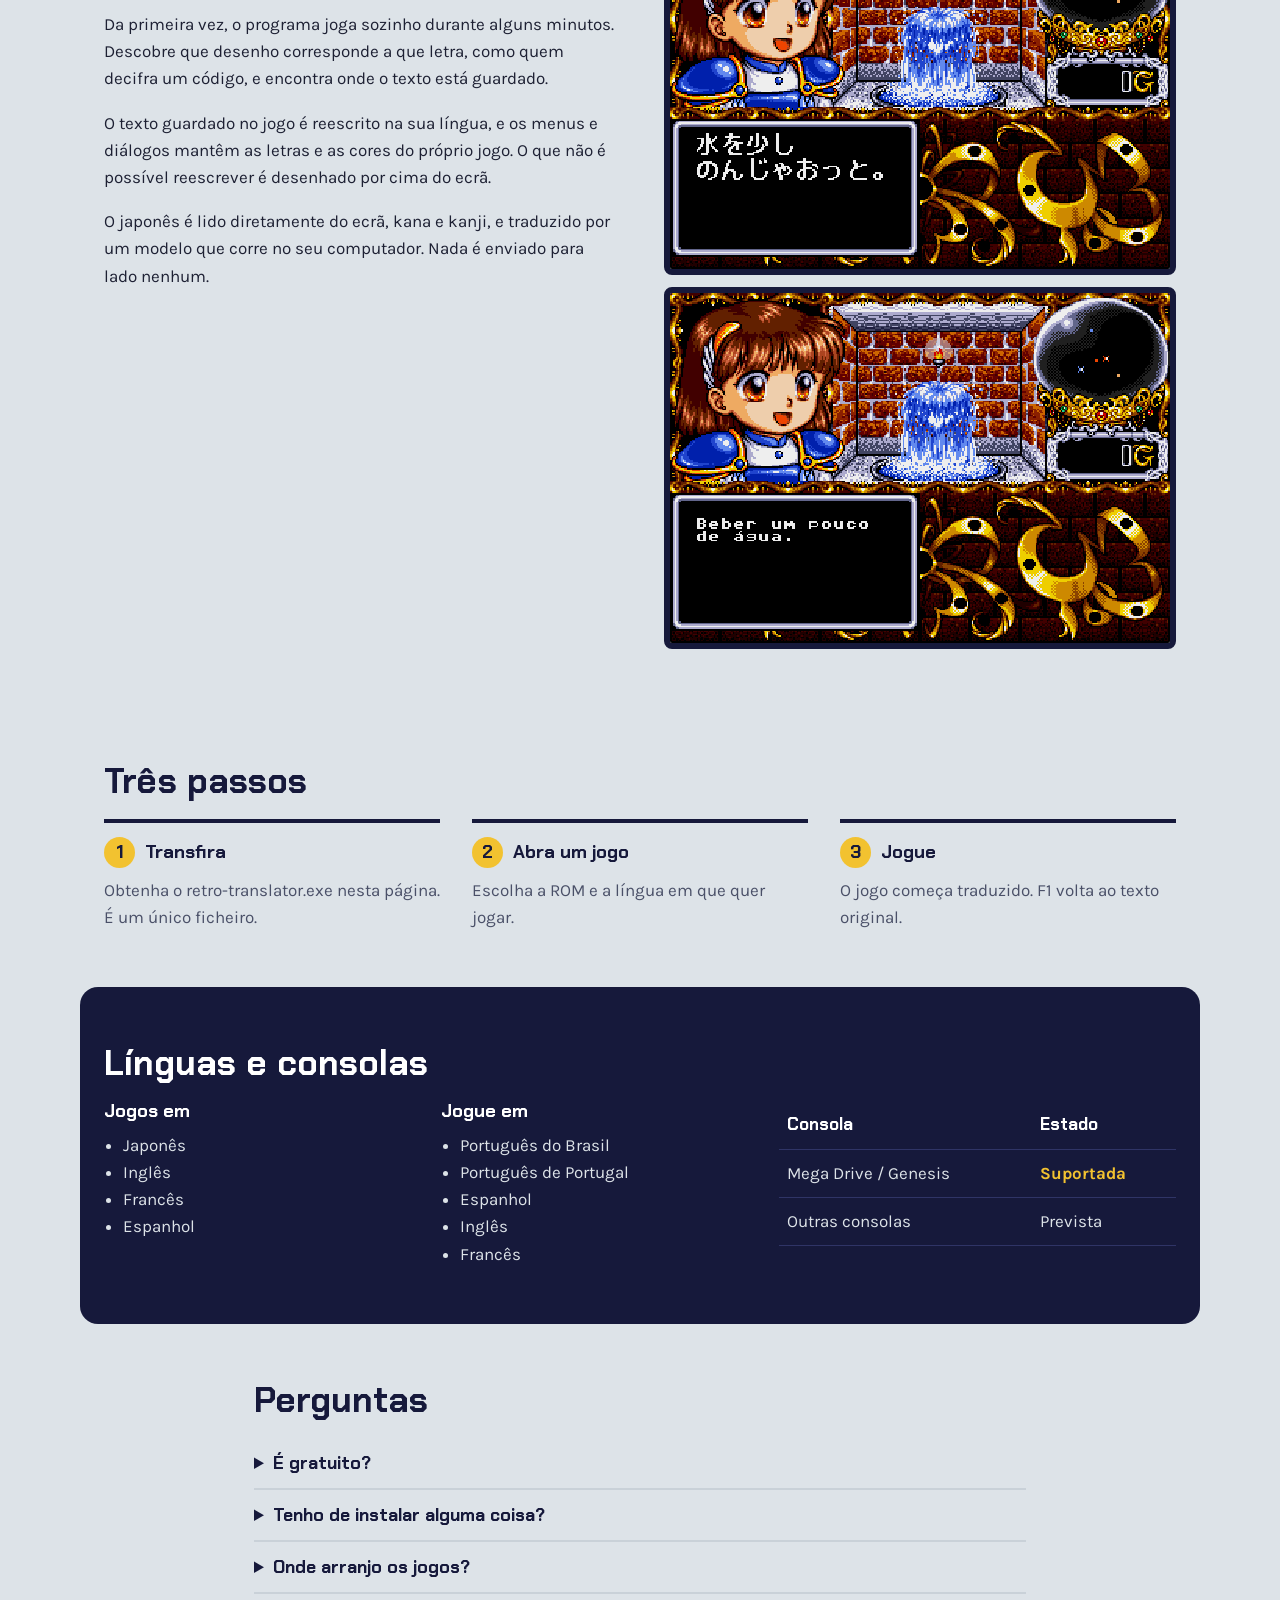
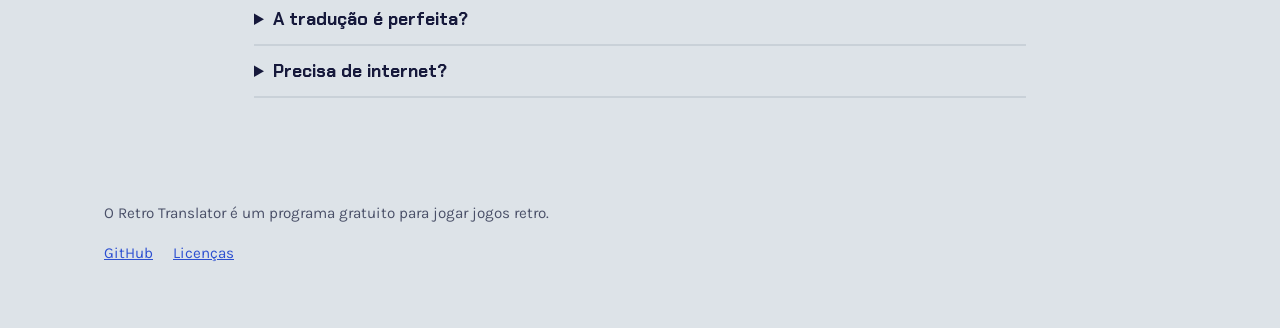
<file: pt-pt/index.html>
<!doctype html>
<html lang="pt-PT">
<head>
<meta charset="utf-8">
<meta name="viewport" content="width=device-width, initial-scale=1">
<title>Retro Translator: jogue jogos retro traduzidos para português de Portugal</title>
<meta name="description" content="Programa gratuito para Windows que traduz jogos de Mega Drive enquanto joga. Jogos em japonês, inglês, francês e espanhol em português de Portugal. Funciona sem internet e não precisa de instalação.">
<link rel="canonical" href="https://leofeitosa.github.io/retro-translator/pt-pt/">
<link rel="alternate" hreflang="en" href="https://leofeitosa.github.io/retro-translator/">
<link rel="alternate" hreflang="pt-BR" href="https://leofeitosa.github.io/retro-translator/pt/">
<link rel="alternate" hreflang="pt-PT" href="https://leofeitosa.github.io/retro-translator/pt-pt/">
<link rel="alternate" hreflang="es" href="https://leofeitosa.github.io/retro-translator/es/">
<link rel="alternate" hreflang="fr" href="https://leofeitosa.github.io/retro-translator/fr/">
<link rel="alternate" hreflang="ja" href="https://leofeitosa.github.io/retro-translator/ja/">
<link rel="alternate" hreflang="x-default" href="https://leofeitosa.github.io/retro-translator/">
<meta property="og:type" content="website">
<meta property="og:site_name" content="Retro Translator">
<meta property="og:locale" content="pt_PT">
<meta property="og:title" content="Retro Translator: jogue jogos retro traduzidos para português de Portugal">
<meta property="og:description" content="Programa gratuito para Windows que traduz jogos de Mega Drive enquanto joga. Jogos em japonês, inglês, francês e espanhol em português de Portugal. Funciona sem internet e não precisa de instalação.">
<meta property="og:url" content="https://leofeitosa.github.io/retro-translator/pt-pt/">
<meta property="og:image" content="https://leofeitosa.github.io/retro-translator/assets/share.png">
<meta property="og:image:width" content="1200"><meta property="og:image:height" content="840">
<meta name="twitter:card" content="summary_large_image">
<meta name="theme-color" content="#16193b">
<link rel="icon" href="../assets/icon.svg" type="image/svg+xml">
<link rel="preconnect" href="https://fonts.googleapis.com"><link rel="preconnect" href="https://fonts.gstatic.com" crossorigin>
<link href="https://fonts.googleapis.com/css2?family=Chakra+Petch:wght@500;700&family=Karla:wght@400;500;700&display=swap" rel="stylesheet">
<link rel="stylesheet" href="../assets/site.css">
<link rel="preload" as="image" href="../assets/save-pt-PT.png">
<script type="application/ld+json">[{"@context": "https://schema.org", "@type": "SoftwareApplication", "name": "Retro Translator", "operatingSystem": "Windows 10, Windows 11", "applicationCategory": "GameApplication", "description": "Programa gratuito para Windows que traduz jogos de Mega Drive enquanto joga. Jogos em japonês, inglês, francês e espanhol em português de Portugal. Funciona sem internet e não precisa de instalação.", "inLanguage": "pt-PT", "url": "https://leofeitosa.github.io/retro-translator/pt-pt/", "downloadUrl": "https://github.com/LeoFeitosa/retro-translator/releases/latest/download/retro-translator.exe", "image": "https://leofeitosa.github.io/retro-translator/assets/share.png", "offers": {"@type": "Offer", "price": "0", "priceCurrency": "USD"}}, {"@context": "https://schema.org", "@type": "FAQPage", "inLanguage": "pt-PT", "mainEntity": [{"@type": "Question", "name": "É gratuito?", "acceptedAnswer": {"@type": "Answer", "text": "Sim. Não pode ser vendido: o emulador que utiliza não permite uso comercial."}}, {"@type": "Question", "name": "Tenho de instalar alguma coisa?", "acceptedAnswer": {"@type": "Answer", "text": "Não. Transfira um ficheiro e abra-o. Uma versão nova limpa sozinha o que a anterior deixou."}}, {"@type": "Question", "name": "Onde arranjo os jogos?", "acceptedAnswer": {"@type": "Answer", "text": "Os jogos não estão incluídos. Use cópias de jogos que tenha."}}, {"@type": "Question", "name": "A tradução é perfeita?", "acceptedAnswer": {"@type": "Answer", "text": "A maior parte lê-se bem; uma parte sai literal ou errada, e o texto desenhado como imagem, como os logótipos, fica como está."}}, {"@type": "Question", "name": "Precisa de internet?", "acceptedAnswer": {"@type": "Answer", "text": "Não. Tudo corre no seu computador, no processador."}}]}, {"@context": "https://schema.org", "@type": "VideoObject", "name": "Retro Translator: Veja a funcionar", "description": "Imagens reais: o programa escolhe a língua, aprende o jogo e traduz enquanto se joga.", "inLanguage": "pt-PT", "uploadDate": "2026-11-25", "thumbnailUrl": "https://leofeitosa.github.io/retro-translator/assets/video/poster-pt-PT.jpg", "contentUrl": "https://leofeitosa.github.io/retro-translator/assets/video/retro-translator-pt-PT.mp4"}]</script>

</head>
<body>
<header class="top">
<a class="mark" href="../"><img src="../assets/icon.svg" alt="" width="22" height="22">Retro Translator</a>
<nav class="langs" aria-label="Language"><a href="../" hreflang="en" lang="en">English</a><a href="../pt/" hreflang="pt-BR" lang="pt-BR">Português (Brasil)</a><a href="../pt-pt/" hreflang="pt-PT" lang="pt-PT" aria-current="page">Português (Portugal)</a><a href="../es/" hreflang="es" lang="es">Español</a><a href="../fr/" hreflang="fr" lang="fr">Français</a><a href="../ja/" hreflang="ja" lang="ja">日本語</a></nav>
</header>
<main>
<section class="hero">
<div class="pitch">
<h1>Jogue jogos retro na sua língua</h1>
<p class="lead">Escolha o jogo, escolha a língua e jogue. O Retro Translator aprende como cada jogo escreve o texto e traduz nos próprios ecrãs do jogo.</p>
<a class="get" href="https://github.com/LeoFeitosa/retro-translator/releases/latest/download/retro-translator.exe">Transferir para Windows</a>
<p class="facts">Gratuito para Windows 10 e 11. Um único ficheiro, sem instalar nada, funciona sem internet. Jogos não incluídos.</p>
</div>
<figure class="tv" data-root="../">
<div class="screen"><img id="shot" src="../assets/save-pt-PT.png" width="320" height="224" alt="Jogo japonês de Mega Drive a perguntar onde guardar, traduzido para Português de Portugal"></div>
<div class="panel">
<div class="group" role="group" aria-label="Tradução"><button type="button" data-shot="pt" aria-pressed="false">PT-BR</button><button type="button" data-shot="pt-PT" aria-pressed="true">PT-PT</button><button type="button" data-shot="es" aria-pressed="false">ES</button><button type="button" data-shot="en" aria-pressed="false">EN</button><button type="button" data-shot="fr" aria-pressed="false">FR</button></div>
<div class="group" role="group"><button type="button" data-view="orig" aria-pressed="false">Original</button><button type="button" data-view="trans" aria-pressed="true">Traduzido</button></div>
</div>
<figcaption>Um ecrã real de um jogo japonês, traduzido pelo programa.</figcaption>
</figure>
</section>
<section class="video"><h2>Veja a funcionar</h2><p>Imagens reais: o programa escolhe a língua, aprende o jogo e traduz enquanto se joga.</p>
<video controls preload="none" playsinline width="1920" height="1080" poster="../assets/video/poster-pt-PT.jpg">
<source src="../assets/video/retro-translator-pt-PT.mp4" type="video/mp4"></video></section>
<section class="how">
<div class="text"><h2>O que acontece quando abre um jogo</h2><p>Da primeira vez, o programa joga sozinho durante alguns minutos. Descobre que desenho corresponde a que letra, como quem decifra um código, e encontra onde o texto está guardado.</p><p>O texto guardado no jogo é reescrito na sua língua, e os menus e diálogos mantêm as letras e as cores do próprio jogo. O que não é possível reescrever é desenhado por cima do ecrã.</p><p>O japonês é lido diretamente do ecrã, kana e kanji, e traduzido por um modelo que corre no seu computador. Nada é enviado para lado nenhum.</p></div>
<div class="pair">
<img src="../assets/talk-ja.png" width="320" height="224" loading="lazy" alt="Original">
<img src="../assets/talk-pt-PT.png" width="320" height="224" loading="lazy" alt="Diálogo de um jogo japonês de Mega Drive traduzido para Português de Portugal">
</div>
</section>
<section class="steps"><h2>Três passos</h2><ol><li><h3>Transfira</h3><p>Obtenha o retro-translator.exe nesta página. É um único ficheiro.</p></li><li><h3>Abra um jogo</h3><p>Escolha a ROM e a língua em que quer jogar.</p></li><li><h3>Jogue</h3><p>O jogo começa traduzido. F1 volta ao texto original.</p></li></ol></section>
<section class="support">
<h2>Línguas e consolas</h2>
<div class="cols">
<div><h3>Jogos em</h3><ul><li>Japonês</li><li>Inglês</li><li>Francês</li><li>Espanhol</li></ul></div>
<div><h3>Jogue em</h3><ul><li>Português do Brasil</li><li>Português de Portugal</li><li>Espanhol</li><li>Inglês</li><li>Francês</li></ul></div>
<table><thead><tr><th>Consola</th><th>Estado</th></tr></thead>
<tbody><tr><td>Mega Drive / Genesis</td><td class="on">Suportada</td></tr><tr><td>Outras consolas</td><td>Prevista</td></tr></tbody></table>
</div>
</section>
<section class="faq"><h2>Perguntas</h2><details><summary>É gratuito?</summary><p>Sim. Não pode ser vendido: o emulador que utiliza não permite uso comercial.</p></details><details><summary>Tenho de instalar alguma coisa?</summary><p>Não. Transfira um ficheiro e abra-o. Uma versão nova limpa sozinha o que a anterior deixou.</p></details><details><summary>Onde arranjo os jogos?</summary><p>Os jogos não estão incluídos. Use cópias de jogos que tenha.</p></details><details><summary>A tradução é perfeita?</summary><p>A maior parte lê-se bem; uma parte sai literal ou errada, e o texto desenhado como imagem, como os logótipos, fica como está.</p></details><details><summary>Precisa de internet?</summary><p>Não. Tudo corre no seu computador, no processador.</p></details></section>
</main>
<footer><p>O Retro Translator é um programa gratuito para jogar jogos retro.</p><p><a href="https://github.com/LeoFeitosa/retro-translator">GitHub</a> <a href="https://github.com/LeoFeitosa/retro-translator/blob/main/THIRD_PARTY.md">Licenças</a></p></footer>
<script src="../assets/site.js" defer></script>
</body>
</html>
</file>
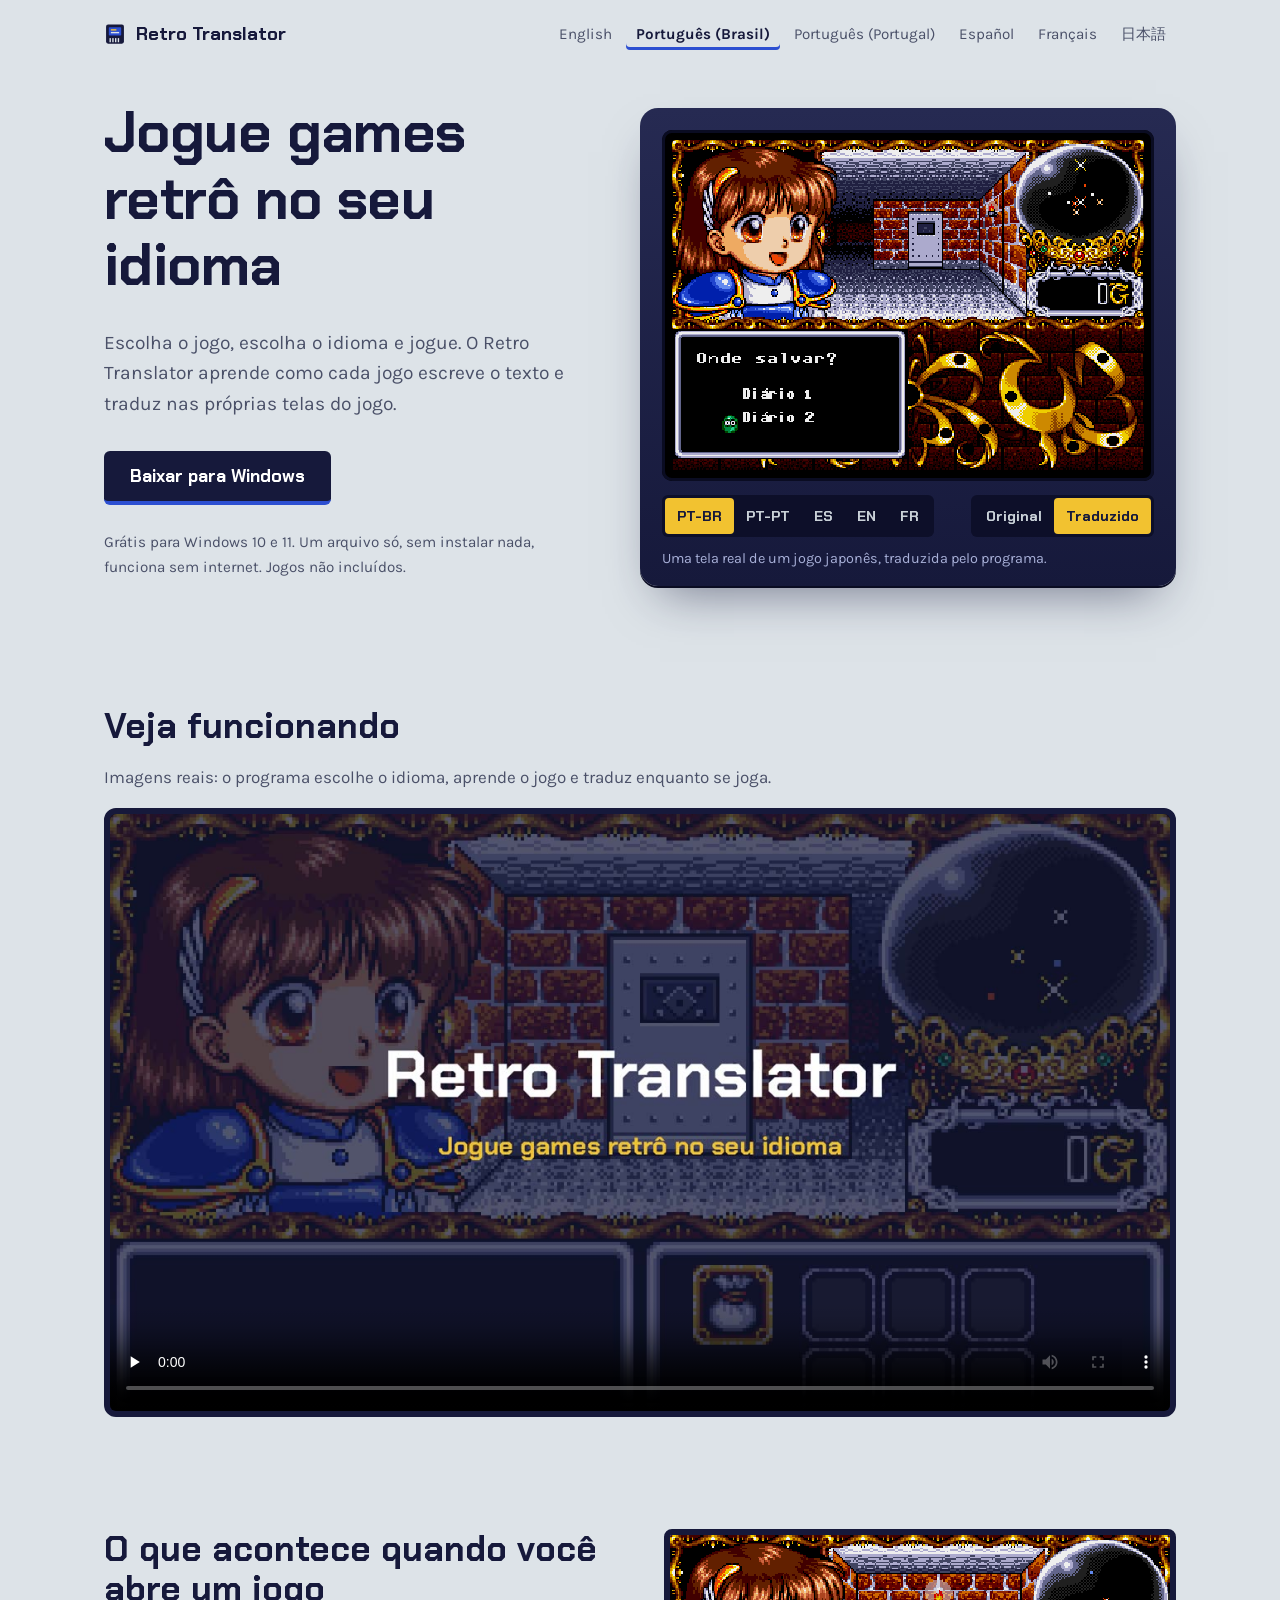
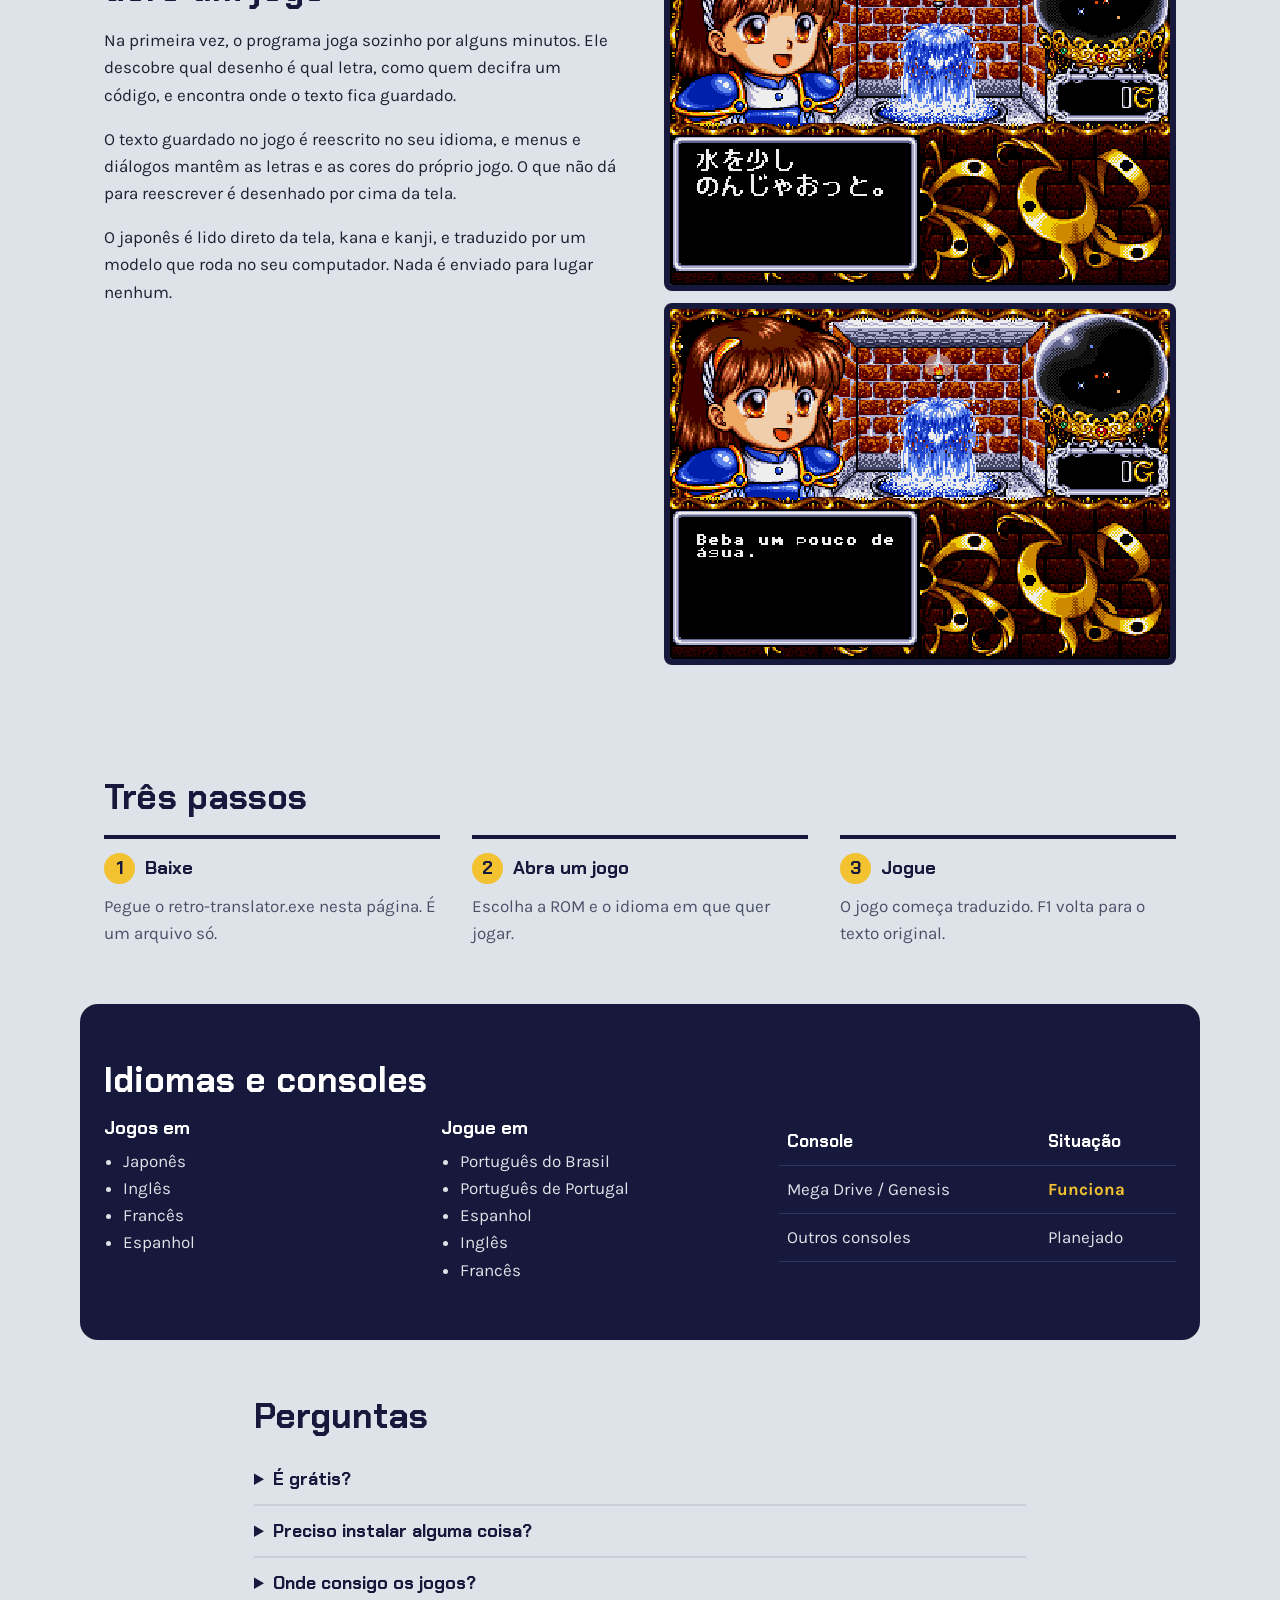
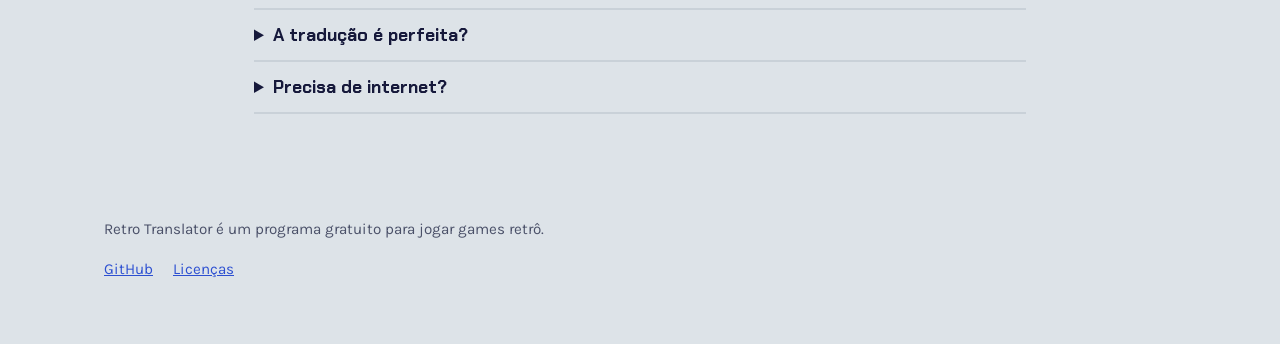
<file: pt/index.html>
<!doctype html>
<html lang="pt-BR">
<head>
<meta charset="utf-8">
<meta name="viewport" content="width=device-width, initial-scale=1">
<title>Retro Translator: jogue games retrô traduzidos para o português</title>
<meta name="description" content="Programa gratuito para Windows que traduz jogos de Mega Drive enquanto você joga. Jogos em japonês, inglês, francês e espanhol em português do Brasil ou de Portugal. Offline e portátil.">
<link rel="canonical" href="https://leofeitosa.github.io/retro-translator/pt/">
<link rel="alternate" hreflang="en" href="https://leofeitosa.github.io/retro-translator/">
<link rel="alternate" hreflang="pt-BR" href="https://leofeitosa.github.io/retro-translator/pt/">
<link rel="alternate" hreflang="pt-PT" href="https://leofeitosa.github.io/retro-translator/pt-pt/">
<link rel="alternate" hreflang="es" href="https://leofeitosa.github.io/retro-translator/es/">
<link rel="alternate" hreflang="fr" href="https://leofeitosa.github.io/retro-translator/fr/">
<link rel="alternate" hreflang="ja" href="https://leofeitosa.github.io/retro-translator/ja/">
<link rel="alternate" hreflang="x-default" href="https://leofeitosa.github.io/retro-translator/">
<meta property="og:type" content="website">
<meta property="og:site_name" content="Retro Translator">
<meta property="og:locale" content="pt_BR">
<meta property="og:title" content="Retro Translator: jogue games retrô traduzidos para o português">
<meta property="og:description" content="Programa gratuito para Windows que traduz jogos de Mega Drive enquanto você joga. Jogos em japonês, inglês, francês e espanhol em português do Brasil ou de Portugal. Offline e portátil.">
<meta property="og:url" content="https://leofeitosa.github.io/retro-translator/pt/">
<meta property="og:image" content="https://leofeitosa.github.io/retro-translator/assets/share.png">
<meta property="og:image:width" content="1200"><meta property="og:image:height" content="840">
<meta name="twitter:card" content="summary_large_image">
<meta name="theme-color" content="#16193b">
<link rel="icon" href="../assets/icon.svg" type="image/svg+xml">
<link rel="preconnect" href="https://fonts.googleapis.com"><link rel="preconnect" href="https://fonts.gstatic.com" crossorigin>
<link href="https://fonts.googleapis.com/css2?family=Chakra+Petch:wght@500;700&family=Karla:wght@400;500;700&display=swap" rel="stylesheet">
<link rel="stylesheet" href="../assets/site.css">
<link rel="preload" as="image" href="../assets/save-pt.png">
<script type="application/ld+json">[{"@context": "https://schema.org", "@type": "SoftwareApplication", "name": "Retro Translator", "operatingSystem": "Windows 10, Windows 11", "applicationCategory": "GameApplication", "description": "Programa gratuito para Windows que traduz jogos de Mega Drive enquanto você joga. Jogos em japonês, inglês, francês e espanhol em português do Brasil ou de Portugal. Offline e portátil.", "inLanguage": "pt-BR", "url": "https://leofeitosa.github.io/retro-translator/pt/", "downloadUrl": "https://github.com/LeoFeitosa/retro-translator/releases/latest/download/retro-translator.exe", "image": "https://leofeitosa.github.io/retro-translator/assets/share.png", "offers": {"@type": "Offer", "price": "0", "priceCurrency": "USD"}}, {"@context": "https://schema.org", "@type": "FAQPage", "inLanguage": "pt-BR", "mainEntity": [{"@type": "Question", "name": "É grátis?", "acceptedAnswer": {"@type": "Answer", "text": "Sim. Não pode ser vendido: o emulador que ele usa não permite uso comercial."}}, {"@type": "Question", "name": "Preciso instalar alguma coisa?", "acceptedAnswer": {"@type": "Answer", "text": "Não. Baixe um arquivo e abra. Uma versão nova limpa sozinha o que a antiga deixou."}}, {"@type": "Question", "name": "Onde consigo os jogos?", "acceptedAnswer": {"@type": "Answer", "text": "Os jogos não vêm junto. Use cópias de jogos que você tem."}}, {"@type": "Question", "name": "A tradução é perfeita?", "acceptedAnswer": {"@type": "Answer", "text": "A maior parte fica boa; uma parte sai literal ou errada, e texto desenhado como imagem, como logotipos, continua como está."}}, {"@type": "Question", "name": "Precisa de internet?", "acceptedAnswer": {"@type": "Answer", "text": "Não. Tudo roda no seu computador, no processador."}}]}, {"@context": "https://schema.org", "@type": "VideoObject", "name": "Retro Translator: Veja funcionando", "description": "Imagens reais: o programa escolhe o idioma, aprende o jogo e traduz enquanto se joga.", "inLanguage": "pt-BR", "uploadDate": "2026-11-25", "thumbnailUrl": "https://leofeitosa.github.io/retro-translator/assets/video/poster-pt.jpg", "contentUrl": "https://leofeitosa.github.io/retro-translator/assets/video/retro-translator-pt.mp4"}]</script>

</head>
<body>
<header class="top">
<a class="mark" href="../"><img src="../assets/icon.svg" alt="" width="22" height="22">Retro Translator</a>
<nav class="langs" aria-label="Language"><a href="../" hreflang="en" lang="en">English</a><a href="../pt/" hreflang="pt-BR" lang="pt-BR" aria-current="page">Português (Brasil)</a><a href="../pt-pt/" hreflang="pt-PT" lang="pt-PT">Português (Portugal)</a><a href="../es/" hreflang="es" lang="es">Español</a><a href="../fr/" hreflang="fr" lang="fr">Français</a><a href="../ja/" hreflang="ja" lang="ja">日本語</a></nav>
</header>
<main>
<section class="hero">
<div class="pitch">
<h1>Jogue games retrô no seu idioma</h1>
<p class="lead">Escolha o jogo, escolha o idioma e jogue. O Retro Translator aprende como cada jogo escreve o texto e traduz nas próprias telas do jogo.</p>
<a class="get" href="https://github.com/LeoFeitosa/retro-translator/releases/latest/download/retro-translator.exe">Baixar para Windows</a>
<p class="facts">Grátis para Windows 10 e 11. Um arquivo só, sem instalar nada, funciona sem internet. Jogos não incluídos.</p>
</div>
<figure class="tv" data-root="../">
<div class="screen"><img id="shot" src="../assets/save-pt.png" width="320" height="224" alt="Jogo japonês de Mega Drive perguntando onde salvar, traduzido para Português do Brasil"></div>
<div class="panel">
<div class="group" role="group" aria-label="Tradução"><button type="button" data-shot="pt" aria-pressed="true">PT-BR</button><button type="button" data-shot="pt-PT" aria-pressed="false">PT-PT</button><button type="button" data-shot="es" aria-pressed="false">ES</button><button type="button" data-shot="en" aria-pressed="false">EN</button><button type="button" data-shot="fr" aria-pressed="false">FR</button></div>
<div class="group" role="group"><button type="button" data-view="orig" aria-pressed="false">Original</button><button type="button" data-view="trans" aria-pressed="true">Traduzido</button></div>
</div>
<figcaption>Uma tela real de um jogo japonês, traduzida pelo programa.</figcaption>
</figure>
</section>
<section class="video"><h2>Veja funcionando</h2><p>Imagens reais: o programa escolhe o idioma, aprende o jogo e traduz enquanto se joga.</p>
<video controls preload="none" playsinline width="1920" height="1080" poster="../assets/video/poster-pt.jpg">
<source src="../assets/video/retro-translator-pt.mp4" type="video/mp4"></video></section>
<section class="how">
<div class="text"><h2>O que acontece quando você abre um jogo</h2><p>Na primeira vez, o programa joga sozinho por alguns minutos. Ele descobre qual desenho é qual letra, como quem decifra um código, e encontra onde o texto fica guardado.</p><p>O texto guardado no jogo é reescrito no seu idioma, e menus e diálogos mantêm as letras e as cores do próprio jogo. O que não dá para reescrever é desenhado por cima da tela.</p><p>O japonês é lido direto da tela, kana e kanji, e traduzido por um modelo que roda no seu computador. Nada é enviado para lugar nenhum.</p></div>
<div class="pair">
<img src="../assets/talk-ja.png" width="320" height="224" loading="lazy" alt="Original">
<img src="../assets/talk-pt.png" width="320" height="224" loading="lazy" alt="Diálogo de um jogo japonês de Mega Drive traduzido para Português do Brasil">
</div>
</section>
<section class="steps"><h2>Três passos</h2><ol><li><h3>Baixe</h3><p>Pegue o retro-translator.exe nesta página. É um arquivo só.</p></li><li><h3>Abra um jogo</h3><p>Escolha a ROM e o idioma em que quer jogar.</p></li><li><h3>Jogue</h3><p>O jogo começa traduzido. F1 volta para o texto original.</p></li></ol></section>
<section class="support">
<h2>Idiomas e consoles</h2>
<div class="cols">
<div><h3>Jogos em</h3><ul><li>Japonês</li><li>Inglês</li><li>Francês</li><li>Espanhol</li></ul></div>
<div><h3>Jogue em</h3><ul><li>Português do Brasil</li><li>Português de Portugal</li><li>Espanhol</li><li>Inglês</li><li>Francês</li></ul></div>
<table><thead><tr><th>Console</th><th>Situação</th></tr></thead>
<tbody><tr><td>Mega Drive / Genesis</td><td class="on">Funciona</td></tr><tr><td>Outros consoles</td><td>Planejado</td></tr></tbody></table>
</div>
</section>
<section class="faq"><h2>Perguntas</h2><details><summary>É grátis?</summary><p>Sim. Não pode ser vendido: o emulador que ele usa não permite uso comercial.</p></details><details><summary>Preciso instalar alguma coisa?</summary><p>Não. Baixe um arquivo e abra. Uma versão nova limpa sozinha o que a antiga deixou.</p></details><details><summary>Onde consigo os jogos?</summary><p>Os jogos não vêm junto. Use cópias de jogos que você tem.</p></details><details><summary>A tradução é perfeita?</summary><p>A maior parte fica boa; uma parte sai literal ou errada, e texto desenhado como imagem, como logotipos, continua como está.</p></details><details><summary>Precisa de internet?</summary><p>Não. Tudo roda no seu computador, no processador.</p></details></section>
</main>
<footer><p>Retro Translator é um programa gratuito para jogar games retrô.</p><p><a href="https://github.com/LeoFeitosa/retro-translator">GitHub</a> <a href="https://github.com/LeoFeitosa/retro-translator/blob/main/THIRD_PARTY.md">Licenças</a></p></footer>
<script src="../assets/site.js" defer></script>
</body>
</html>
</file>
<file: assets/site.css>
:root{--silver:#dde3e8;--silver2:#c9d1d8;--indigo:#16193b;--blue:#2c4fd1;--yellow:#f2c230;--ink:#1d2033;--soft:#4a5068}
*{box-sizing:border-box}
html{-webkit-text-size-adjust:100%}
body{margin:0;background:var(--silver);color:var(--ink);font:17px/1.6 Karla,system-ui,sans-serif}
img{max-width:100%;height:auto}
a{color:var(--blue)}
:focus-visible{outline:3px solid var(--yellow);outline-offset:2px}
h1,h2,h3{font-family:"Chakra Petch",system-ui,sans-serif;line-height:1.15;margin:0 0 .5em;color:var(--indigo)}
h1{font-size:clamp(2.2rem,5.5vw,3.6rem);letter-spacing:-.01em}
h2{font-size:clamp(1.6rem,3.4vw,2.2rem)}
h3{font-size:1.15rem}
.top{display:flex;flex-wrap:wrap;gap:12px 24px;align-items:center;justify-content:space-between;max-width:1120px;margin:0 auto;padding:18px 24px}
.mark{display:flex;gap:10px;align-items:center;font:700 1.15rem "Chakra Petch",sans-serif;color:var(--indigo);text-decoration:none}
.langs{display:flex;flex-wrap:wrap;gap:4px}
.langs a{padding:4px 10px;border-radius:4px;color:var(--soft);text-decoration:none;font-size:.95rem}
.langs a:hover{color:var(--indigo);background:var(--silver2)}
.langs a[aria-current]{color:var(--indigo);font-weight:700;box-shadow:inset 0 -3px 0 var(--blue)}
main section{max-width:1120px;margin:0 auto;padding:56px 24px}
.hero{display:grid;grid-template-columns:1fr 1.1fr;gap:48px;align-items:center;padding-top:32px}
.lead{font-size:1.2rem;color:var(--soft);max-width:34em}
.get{display:inline-block;margin:12px 0 10px;padding:14px 26px;background:var(--indigo);color:#fff;text-decoration:none;font:700 1.1rem "Chakra Petch",sans-serif;border-radius:6px;border-bottom:4px solid var(--blue)}
.get:hover{background:var(--blue);border-bottom-color:var(--indigo)}
.facts{font-size:.95rem;color:var(--soft);max-width:30em}
.tv{margin:0;background:linear-gradient(#262a52,var(--indigo));padding:22px 22px 16px;border-radius:18px;box-shadow:0 2px 0 #0a0c22,0 24px 48px -20px rgba(22,25,59,.55)}
.screen{background:#000;border-radius:10px;padding:10px;box-shadow:inset 0 0 0 3px #0a0c22}
.screen img{display:block;width:100%;image-rendering:pixelated;border-radius:4px}
.panel{display:flex;flex-wrap:wrap;gap:10px;justify-content:space-between;margin-top:14px}
.group{display:flex;background:#0d0f29;border-radius:6px;padding:3px}
.group button{font:700 .9rem "Chakra Petch",sans-serif;color:var(--silver2);background:none;border:0;padding:7px 12px;border-radius:4px;cursor:pointer;min-height:36px}
.group button[aria-pressed=true]{background:var(--yellow);color:var(--indigo)}
.tv figcaption{margin-top:10px;color:#a8b0d8;font-size:.9rem}
.how{display:grid;grid-template-columns:1fr 1fr;gap:48px;align-items:start}
.how p{max-width:36em}
.pair{display:grid;gap:12px}
.pair img{display:block;width:100%;image-rendering:pixelated;border:6px solid var(--indigo);border-radius:8px}
.steps ol{list-style:none;padding:0;margin:0;display:grid;grid-template-columns:repeat(3,1fr);gap:32px;counter-reset:s}
.steps li{counter-increment:s;border-top:4px solid var(--indigo);padding-top:14px}
.steps li h3::before{content:counter(s);display:inline-block;width:1.7em;height:1.7em;line-height:1.7em;text-align:center;margin-right:10px;background:var(--yellow);color:var(--indigo);border-radius:50%}
.steps p{margin:0;color:var(--soft)}
.support{background:var(--indigo);color:var(--silver);border-radius:18px}
.support h2,.support h3{color:#fff}
.cols{display:grid;grid-template-columns:1fr 1fr 1.3fr;gap:32px}
.support ul{margin:0;padding-left:1.1em}
.support table{border-collapse:collapse;width:100%;align-self:start}
.support th,.support td{text-align:left;padding:10px 8px;border-bottom:1px solid #2f3466}
.support th{font-family:"Chakra Petch",sans-serif;color:#fff}
.support td.on{color:var(--yellow);font-weight:700}
.faq{max-width:820px!important}
.faq details{border-bottom:2px solid var(--silver2);padding:14px 0}
.faq summary{cursor:pointer;font:700 1.1rem "Chakra Petch",sans-serif;color:var(--indigo)}
.faq details p{margin:.6em 0 0;color:var(--soft)}
footer{max-width:1120px;margin:0 auto;padding:32px 24px 48px;color:var(--soft);font-size:.95rem}
footer a{margin-right:16px}
@media (max-width:860px){
.hero,.how,.cols{grid-template-columns:1fr}
.steps ol{grid-template-columns:1fr}
.hero{gap:32px}
main section{padding:40px 16px}
.top{padding:14px 16px}
.support{border-radius:0}
}
.video video{display:block;width:100%;height:auto;background:#000;border:6px solid var(--indigo);border-radius:12px}
.video p{color:var(--soft);max-width:40em}
</file>
